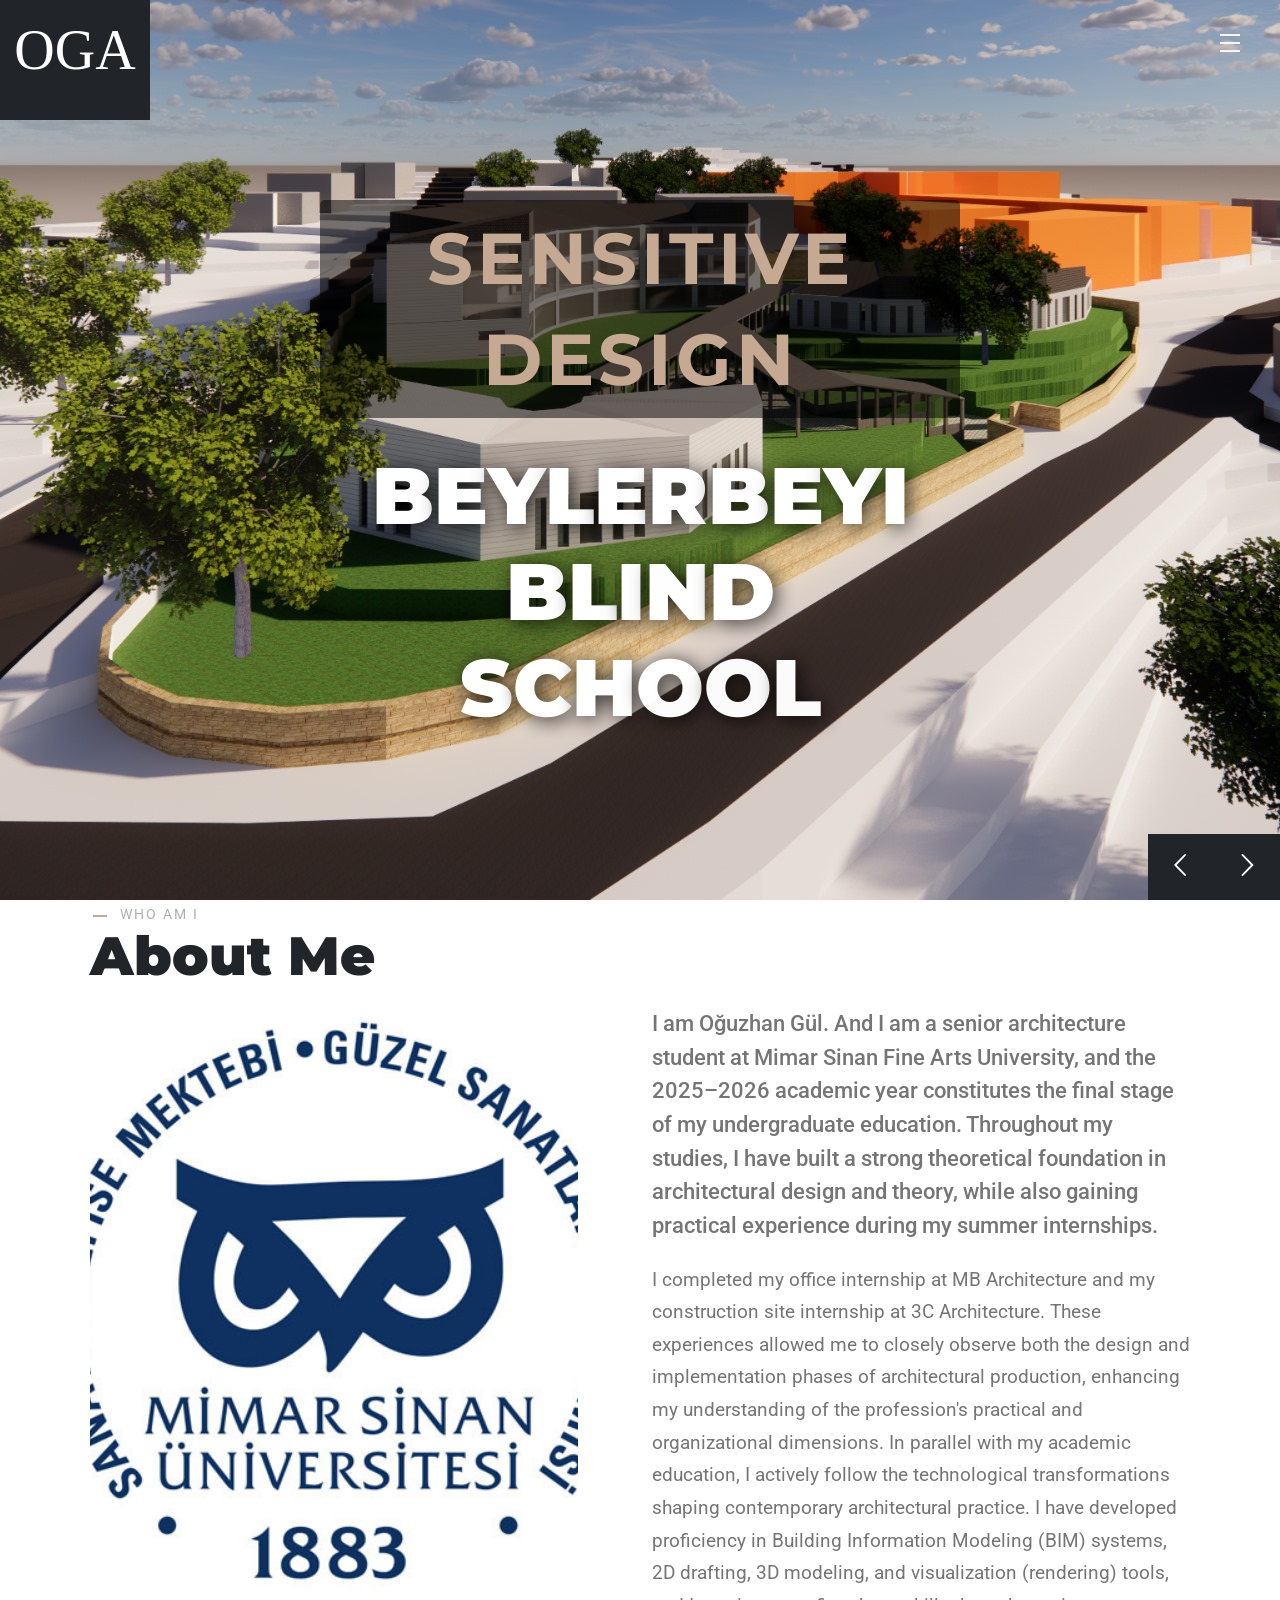
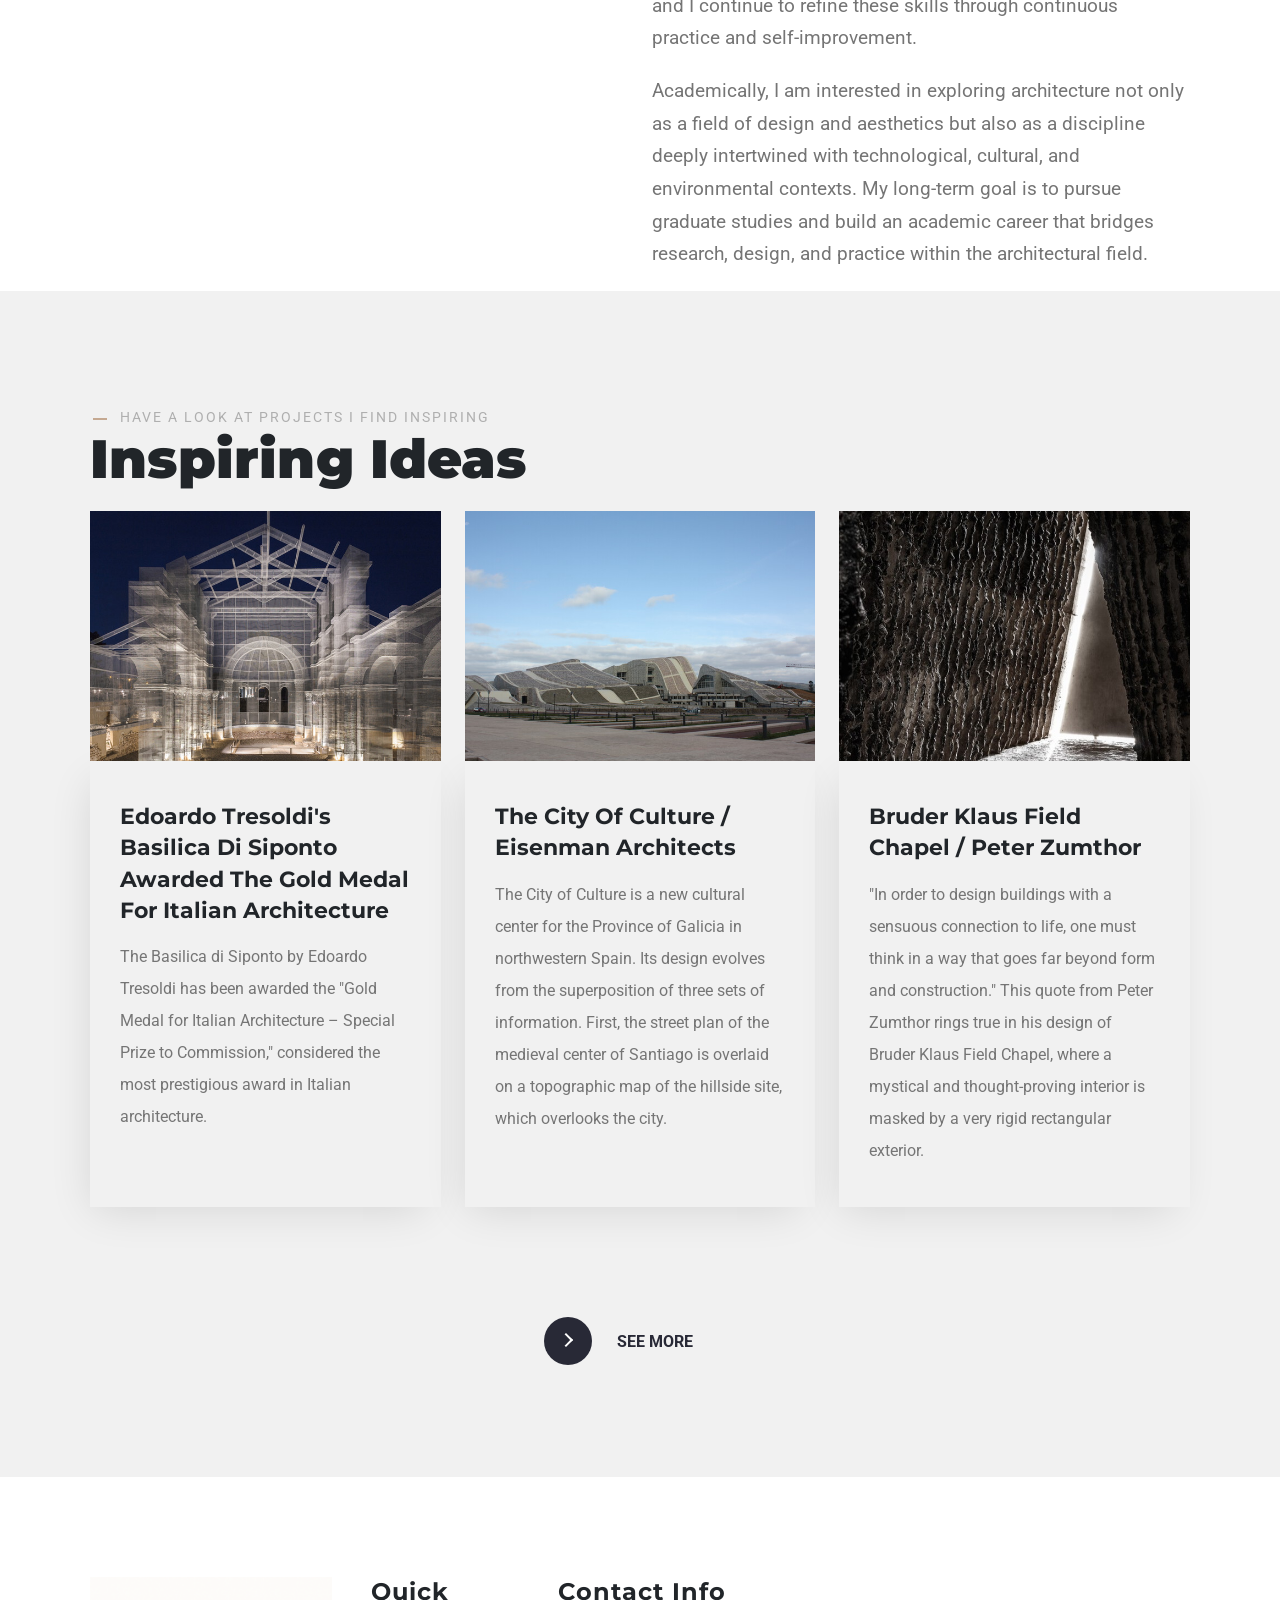
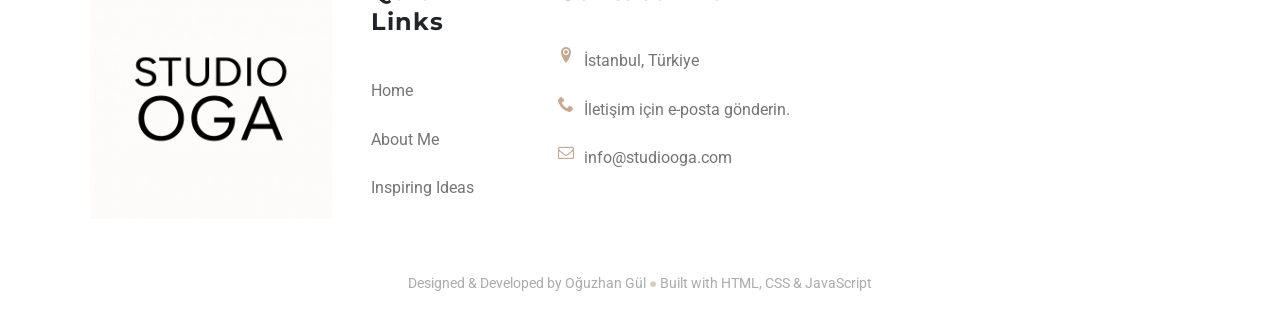
<file: index.html>
<!DOCTYPE html>
<html lang="en">

<head>
  <title>STUDIO OGA - Architecture Portfolio</title>
  <meta charset="utf-8">
  <meta http-equiv="X-UA-Compatible" content="IE=edge">
  <meta name="viewport" content="width=device-width, initial-scale=1.0">
  <meta name="format-detection" content="telephone=no">
  <meta name="apple-mobile-web-app-capable" content="yes">
  <meta name="author" content="Oğuzhan Gül - STUDIO OGA">
  <meta name="keywords" content="architecture, portfolio, Oğuzhan Gül, design, studio oga">
  <meta name="description" content="Personal architecture portfolio website by Oğuzhan Gül.">
  <link rel="stylesheet" href="icomoon/icomoon.css" type="text/css">
  <link rel="stylesheet" href="css/vendor.css" type="text/css">
  <link rel="stylesheet" href="https://cdn.jsdelivr.net/npm/bootstrap@5.3.1/dist/css/bootstrap.min.css"
    crossorigin="anonymous" integrity="sha384-4bw+/aepP/YC94hEpVNVgiZdgIC5+VKNBQNGCHeKRQN+PtmoHDEXuppvnDJzQIu9">
  <link rel="stylesheet" href="style.css" type="text/css">
  <link rel="preconnect" href="https://fonts.googleapis.com">
  <link rel="preconnect" href="https://fonts.gstatic.com" crossorigin>
  <link
    href="https://fonts.googleapis.com/css2?family=Montserrat:wght@900&family=Roboto:ital,wght@0,400;0,700;1,400;1,700&display=swap"
    rel="stylesheet">
</head>

<body>
  <div class="preloader"></div>

  <div class="nav nav-overlay">
    <div class="nav__content">
      <div class="container">
        <div class="row p-4 p-md-0 flex-column-reverse flex-md-row g-md-5 nav__block">
          <div class="col-md-5">
            <ul class="nav__list d-none d-md-block">
              <li class="nav__list-item active-nav"><a class="hover-target" href="#about">About Me</a></li>
              <li class="nav__list-item"><a class="hover-target" href="#inspiring-ideas">Inspiring Ideas</a></li>
            </ul>
          </div>
          <div class="col-md-4 text-white">
            <h3 class="text-white fw-bold nav__block-item">Contact info</h3>
            <p class="text-light nav__block-item">
              I am Oğuzhan GÜL. And I am a senior architecture student at Mimar Sinan Fine Arts University, and the
              2025–2026 academic year constitutes the final stage of my undergraduate education.
            </p>
            <ul class="list-unstyled text-light nav__block-item">
              <li class="menu-item"><i class="icon icon-location me-2"></i>İstanbul, Türkiye</li>
              <li class="menu-item"><i class="icon icon-phone me-2"></i>İletişim için e-posta gönderin.</li>
              <li class="menu-item"><i class="icon icon-envelope-o me-2"></i>info@studiooga.com</li>
            </ul>
          </div>
          <div class="col-md-3 text-white">
            <h3 class="text-white fw-bold nav__block-item">Pages</h3>
            <ul class="list-unstyled nav__block-item">
              <li><a class="text-white" href="#about">About Me</a></li>
              <li><a class="text-white" href="#inspiring-ideas">Inspiring Ideas</a></li>
            </ul>
          </div>
        </div>
      </div>
    </div>
  </div>

  <div class="main-logo">
    <a>OGA</a>
    <div class="back-to-top">
      <div class="arrow-up"></div>
    </div>
  </div>

  <div class="side-nav-bar">
    <input id="menu-toggle" type="checkbox">
    <label class="menu-btn" for="menu-toggle"><span></span></label>
  </div>

  <section id="intro" class="scrollspy-section">
    <div class="main-slider">
      <div class="slider-item jarallax" data-speed="0.2">
        <a href="project-1.html" class="slider-link">
          <img class="jarallax-img" src="images/main-banner1.jpg" alt="Beylerbeyi Blind School">
          <div class="banner-content">
            <h2 class="banner-title txt-fx">sensitive design</h2>
            <div class="btn-wrap">
              <h3 class="banner-title txt-fx">Beylerbeyi Blind School</h3>
            </div>
          </div>
        </a>
      </div>

      <div class="slider-item jarallax" data-speed="0.2">
        <a href="project-2.html" class="slider-link">
          <img class="jarallax-img" src="images/project-2.1.jpeg" alt="Kadıköy Photograph Studio">
          <div class="banner-content">
            <h2 class="banner-title txt-fx">futuristic design</h2>
            <div class="btn-wrap">
              <h3 class="banner-title txt-fx">Kadıköy Photograph Studio</h3>
            </div>
          </div>
        </a>
      </div>

      <div class="slider-item jarallax" data-speed="0.2">
        <a href="project-3.html" class="slider-link">
          <img class="jarallax-img" src="images/main-banner3.jpg" alt="Vatan Apt. Tv Unit">
          <div class="banner-content">
            <h2 class="banner-title txt-fx">Modern Interior</h2>
            <div class="btn-wrap">
              <h3 class="banner-title txt-fx">Vatan Apt. Tv Unit</h3>
            </div>
          </div>
        </a>
      </div>
    </div>

    <div class="button-container">
      <button class="prev slick-arrow" aria-label="Previous slide"><i class="icon icon-chevron-thin-left"></i></button>
      <button class="next slick-arrow" aria-label="Next slide"><i class="icon icon-chevron-thin-right"></i></button>
    </div>
  </section>

  <section id="about" class="container">
    <div class="row">
      <div class="col-md-12">
        <div class="section-header">
          <div class="title"><span>who am i</span></div>
          <h2 class="section-title">About Me</h2>
        </div>
      </div>
    </div>

    <div class="row">
      <div class="col-md-6">
        <figure class="jarallax-keep-img">
          <img class="jarallax-img single-image" src="images/singleimage.jpg" alt="Oğuzhan Gül - Architecture Student">
        </figure>
      </div>
      <div class="col-md-6 description text-lead">
        <p><strong>
            I am Oğuzhan Gül.
            And I am a senior architecture student at Mimar Sinan Fine Arts University, and the
            2025–2026 academic year constitutes the final stage of my undergraduate education.
            Throughout my studies, I have built a strong theoretical foundation in architectural design
            and theory, while also gaining practical experience during my summer internships.
          </strong></p>
        <p>
          I completed my office internship at MB Architecture and my construction site internship at 3C Architecture.
          These experiences allowed me to closely observe both the design and implementation phases of architectural
          production,
          enhancing my understanding of the profession's practical and organizational dimensions.
          In parallel with my academic education, I actively follow the technological transformations shaping
          contemporary architectural practice.
          I have developed proficiency in Building Information Modeling (BIM) systems, 2D drafting, 3D modeling, and
          visualization (rendering) tools, and I continue to refine these skills through continuous practice and
          self-improvement.
        </p>
        <p>
          Academically, I am interested in exploring architecture not only as a field of design and
          aesthetics but also as a discipline deeply intertwined with technological, cultural, and environmental
          contexts.
          My long-term goal is to pursue graduate studies and build an academic career that bridges research, design,
          and practice within the architectural field.
        </p>
      </div>
    </div>
  </section>

  <section id="inspiring-ideas" class="scrollspy-section bg-grey padding-large">
    <div class="container">
      <div class="row">
        <div class="col">
          <div class="section-header">
            <div class="title"><span>Have a look at projects I find inspiring</span></div>
            <h2 class="section-title">Inspiring Ideas</h2>
          </div>
        </div>
      </div>

      <div class="row">
        <div class="col-md-12">
          <div class="post-grid">
            <div class="row">
              <div class="col-md-4">
                <article class="post-item">
                  <figure>
                    <a class="image-hvr-effect"
                      href="https://www.archdaily.com/903999/edoardo-tresoldis-basilica-di-siponto-awarded-the-gold-medal-for-italian-architecture"
                      target="_blank" rel="noopener noreferrer">
                      <img class="post-image" src="images/postimg1.jpg" alt="Basilica di Siponto by Edoardo Tresoldi">
                    </a>
                  </figure>
                  <div class="post-content">
                    <h3 class="post-title"><a
                        href="https://www.archdaily.com/903999/edoardo-tresoldis-basilica-di-siponto-awarded-the-gold-medal-for-italian-architecture"
                        target="_blank" rel="noopener noreferrer">Edoardo Tresoldi's Basilica di Siponto awarded the
                        Gold Medal for
                        Italian Architecture</a></h3>
                    <p>
                      The Basilica di Siponto by Edoardo Tresoldi has been awarded the "Gold Medal for Italian
                      Architecture – Special Prize to Commission," considered the most prestigious award in
                      Italian architecture.
                    </p>
                  </div>
                </article>
              </div>

              <div class="col-md-4">
                <article class="post-item">
                  <figure>
                    <a class="image-hvr-effect"
                      href="https://www.archdaily.com/141238/the-city-of-culture-eisenman-architects" target="_blank"
                      rel="noopener noreferrer">
                      <img class="post-image" src="images/postimg2.jpg" alt="City of Culture by Eisenman Architects">
                    </a>
                  </figure>
                  <div class="post-content">
                    <h3 class="post-title">
                      <a href="https://www.archdaily.com/141238/the-city-of-culture-eisenman-architects" target="_blank"
                        rel="noopener noreferrer">The City of Culture / Eisenman Architects</a>
                    </h3>
                    <p>
                      The City of Culture is a new cultural center for the Province of Galicia in northwestern Spain.
                      Its design evolves from the superposition of three sets of information. First, the street plan of
                      the medieval center of Santiago is overlaid on a topographic map of the hillside site, which
                      overlooks the city.
                    </p>
                  </div>
                </article>
              </div>

              <div class="col-md-4">
                <article class="post-item">
                  <figure>
                    <a class="image-hvr-effect"
                      href="https://www.archdaily.com/106352/bruder-klaus-field-chapel-peter-zumthor" target="_blank"
                      rel="noopener noreferrer">
                      <img class="post-image" src="images/postimg3.jpg"
                        alt="Bruder Klaus Field Chapel by Peter Zumthor">
                    </a>
                  </figure>
                  <div class="post-content">
                    <h3 class="post-title"><a
                        href="https://www.archdaily.com/106352/bruder-klaus-field-chapel-peter-zumthor" target="_blank"
                        rel="noopener noreferrer">Bruder Klaus Field Chapel / Peter Zumthor</a></h3>
                    <p>
                      "In order to design buildings with a sensuous connection to life, one must think in a way
                      that goes far beyond form and construction." This quote from Peter Zumthor rings true in his
                      design of Bruder Klaus Field Chapel, where a mystical and thought-proving interior is masked by a
                      very rigid rectangular exterior.
                    </p>
                  </div>
                </article>
              </div>

              <div class="col-md-4 hidden-post">
                <article class="post-item">
                  <figure>
                    <a class="image-hvr-effect"
                      href="https://www.archdaily.com/960823/santa-cruz-library-andrade-morettin-arquitetos-associados"
                      target="_blank" rel="noopener noreferrer">
                      <img class="post-image" src="images/postimg4.jpg" alt="Santa Cruz Library">
                    </a>
                  </figure>
                  <div class="post-content">
                    <h3 class="post-title"><a
                        href="https://www.archdaily.com/960823/santa-cruz-library-andrade-morettin-arquitetos-associados"
                        target="_blank" rel="noopener noreferrer">Santa Cruz Library / Andrade Morettin Arquitetos
                        Associados</a>
                    </h3>
                    <p>
                      The contest of a new library of Colégio Santa Cruz,
                      one of the important traditional schools of São Paulo, emerged throughout the process of campus
                      modernization and restructuring, with the aim of free areas integration.
                    </p>
                  </div>
                </article>
              </div>

              <div class="col-md-4 hidden-post">
                <article class="post-item">
                  <figure>
                    <a class="image-hvr-effect"
                      href="https://www.archdaily.com/904082/reigate-grammar-school-walters-and-cohen-architects"
                      target="_blank" rel="noopener noreferrer">
                      <img class="post-image" src="images/postimg5.jpg" alt="Reigate Grammar School">
                    </a>
                  </figure>
                  <div class="post-content">
                    <h3 class="post-title"><a
                        href="https://www.archdaily.com/904082/reigate-grammar-school-walters-and-cohen-architects"
                        target="_blank" rel="noopener noreferrer">Reigate Grammar School / Walters & Cohen
                        Architects</a>
                    </h3>
                    <p>
                      A new, competition winning building at Reigate
                      Grammar School, designed by London-based firm, Walters & Cohen Architects, has been
                      opened.
                    </p>
                  </div>
                </article>
              </div>

              <div class="col-md-4 hidden-post">
                <article class="post-item">
                  <figure>
                    <a class="image-hvr-effect"
                      href="https://www.archdaily.com/916067/viettel-academy-educational-center-vtn-architects"
                      target="_blank" rel="noopener noreferrer">
                      <img class="post-image" src="images/postimg6.jpg" alt="Viettel Academy Educational Center">
                    </a>
                  </figure>
                  <div class="post-content">
                    <h3 class="post-title"><a
                        href="https://www.archdaily.com/916067/viettel-academy-educational-center-vtn-architects"
                        target="_blank" rel="noopener noreferrer">Viettel Academy Educational Center / VTN
                        Architects</a> </h3>
                    <p>
                      Viettel Academy Educational Center is located in a
                      Training Center Campus at Hoa Lac Hi-Tech Park, which is 30 km away from Hanoi. It has a cooling
                      microclimate as it is surrounded by beautiful landscape, lakes and abundant green space.
                    </p>
                  </div>
                </article>
              </div>

              <div class="col-md-4 hidden-post">
                <article class="post-item">
                  <figure>
                    <a class="image-hvr-effect"
                      href="https://www.archdaily.com/787924/a-new-landscape-by-penda-fuses-indian-stepwells-and-water-mazes?ad_medium=gallery"
                      target="_blank" rel="noopener noreferrer">
                      <img class="post-image" src="images/postimg7.jpg" alt="Magic Breeze Landscape by penda">
                    </a>
                  </figure>
                  <div class="post-content">
                    <h3 class="post-title"><a
                        href="https://www.archdaily.com/787924/a-new-landscape-by-penda-fuses-indian-stepwells-and-water-mazes?ad_medium=gallery"
                        target="_blank" rel="noopener noreferrer">Magic Breeze Landscape / penda</a></h3>
                    <p>
                      Penda has designed a landscape for Hyderabad, India, inspired by the country's stepwells and water
                      mazes. When completed, the 8,000 square meter (85,000 square foot) Magic Breeze Landscape will
                      serve 145 apartments in a development by Pooja Crafted Homes.
                    </p>
                  </div>
                </article>
              </div>

              <div class="col-md-4 hidden-post">
                <article class="post-item">
                  <figure>
                    <a class="image-hvr-effect"
                      href="https://www.archdaily.com/1011819/erlebnis-hus-visitors-meeting-point-holzer-kobler?ad_medium=office-landing&ad_name=featured-image"
                      target="_blank" rel="noopener noreferrer">
                      <img class="post-image" src="images/postimg8.jpg" alt="Erlebnis-Hus Visitors Meeting Point">
                    </a>
                  </figure>
                  <div class="post-content">
                    <h3 class="post-title"><a
                        href="https://www.archdaily.com/1011819/erlebnis-hus-visitors-meeting-point-holzer-kobler?ad_medium=office-landing&ad_name=featured-image"
                        target="_blank" rel="noopener noreferrer">Erlebnis-Hus / Holzer Kobler</a></h3>
                    <p>
                      The new Erlebnis-Hus in St. Peter-Ording marks the culmination of the expanded beach promenade as
                      part of a landscape project that emerged from a competition win in collaboration with the
                      landscape architects Uniola.
                    </p>
                  </div>
                </article>
              </div>

              <div class="col-md-4 hidden-post">
                <article class="post-item">
                  <figure>
                    <a class="image-hvr-effect" href="https://www.archdaily.com/1008247/gea-house-studio-am11"
                      target="_blank" rel="noopener noreferrer">
                      <img class="post-image" src="images/postimg9.jpg" alt="Gea House by Studio AM11">
                    </a>
                  </figure>
                  <div class="post-content">
                    <h3 class="post-title"><a href="https://www.archdaily.com/1008247/gea-house-studio-am11"
                        target="_blank" rel="noopener noreferrer">Gea House / Studio AM11</a></h3>
                    <p>
                      The feeling of flying and floating in the air is incredibly magical! The project is located at the
                      base of Cerro de la Silla, in the municipality of Monterrey, Nuevo León. The property covers an
                      area of 900 square meters and boasts a 430-square-meter construction, where the city's hustle and
                      bustle successfully disconnects to create a space radiating peace and harmony with its
                      surroundings.
                    </p>
                  </div>
                </article>
              </div>
            </div>
          </div>
        </div>
      </div>
    </div>
    <div class="button">
      <button class="see-more" aria-label="See more projects">
        <span class="circle" aria-hidden="true">
          <span class="icon arrow"></span>
        </span>
        <span class="button-text">see More</span>
      </button>
    </div>
  </section>

  <footer id="footer">
    <div class="container">
      <div class="row">
        <div class="col-md-3">
          <div class="footer-menu menu-item-01">
            <img class="footer-logo" src="images/logo.png" alt="Studio OGA Logo">
          </div>
        </div>
        <div class="col-md-2">
          <div class="footer-menu menu-item-02">
            <h5>quick links</h5>
            <ul class="menu-list">
              <li class="menu-item"><a href="#intro">home</a></li>
              <li class="menu-item"><a href="#about">about me</a></li>
              <li class="menu-item"><a href="#inspiring-ideas">Inspiring Ideas</a></li>
            </ul>
          </div>
        </div>
        <div class="col-md-4">
          <div class="footer-menu menu-item-03">
            <h5>contact info</h5>
            <ul class="menu-list">
              <li class="menu-item"><i class="icon icon-location2"></i>İstanbul, Türkiye</li>
              <li class="menu-item"><i class="icon icon-phone"></i>İletişim için e-posta gönderin.</li>
              <li class="menu-item"><i class="icon icon-envelope-o"></i>info@studiooga.com</li>
            </ul>
          </div>
        </div>
      </div>
    </div>
    <div style="text-align: center; padding: 20px; opacity: 0.6;">
      <small>
        Designed & Developed by Oğuzhan Gül
        <span style="color: #C5A992;">●</span>
        Built with HTML, CSS & JavaScript
      </small>
    </div>
  </footer>

  <script src="js/jquery-1.11.0.min.js"></script>
  <script src="https://cdn.jsdelivr.net/npm/bootstrap@5.3.1/dist/js/bootstrap.bundle.min.js" crossorigin="anonymous"
    integrity="sha384-HwwvtgBNo3bZJJLYd8oVXjrBZt8cqVSpeBNS5n7C8IVInixGAoxmnlMuBnhbgrkm"></script>
  <script src="js/plugins.js"></script>
  <script src="js/script.js"></script>
</body>

</html>
</file>
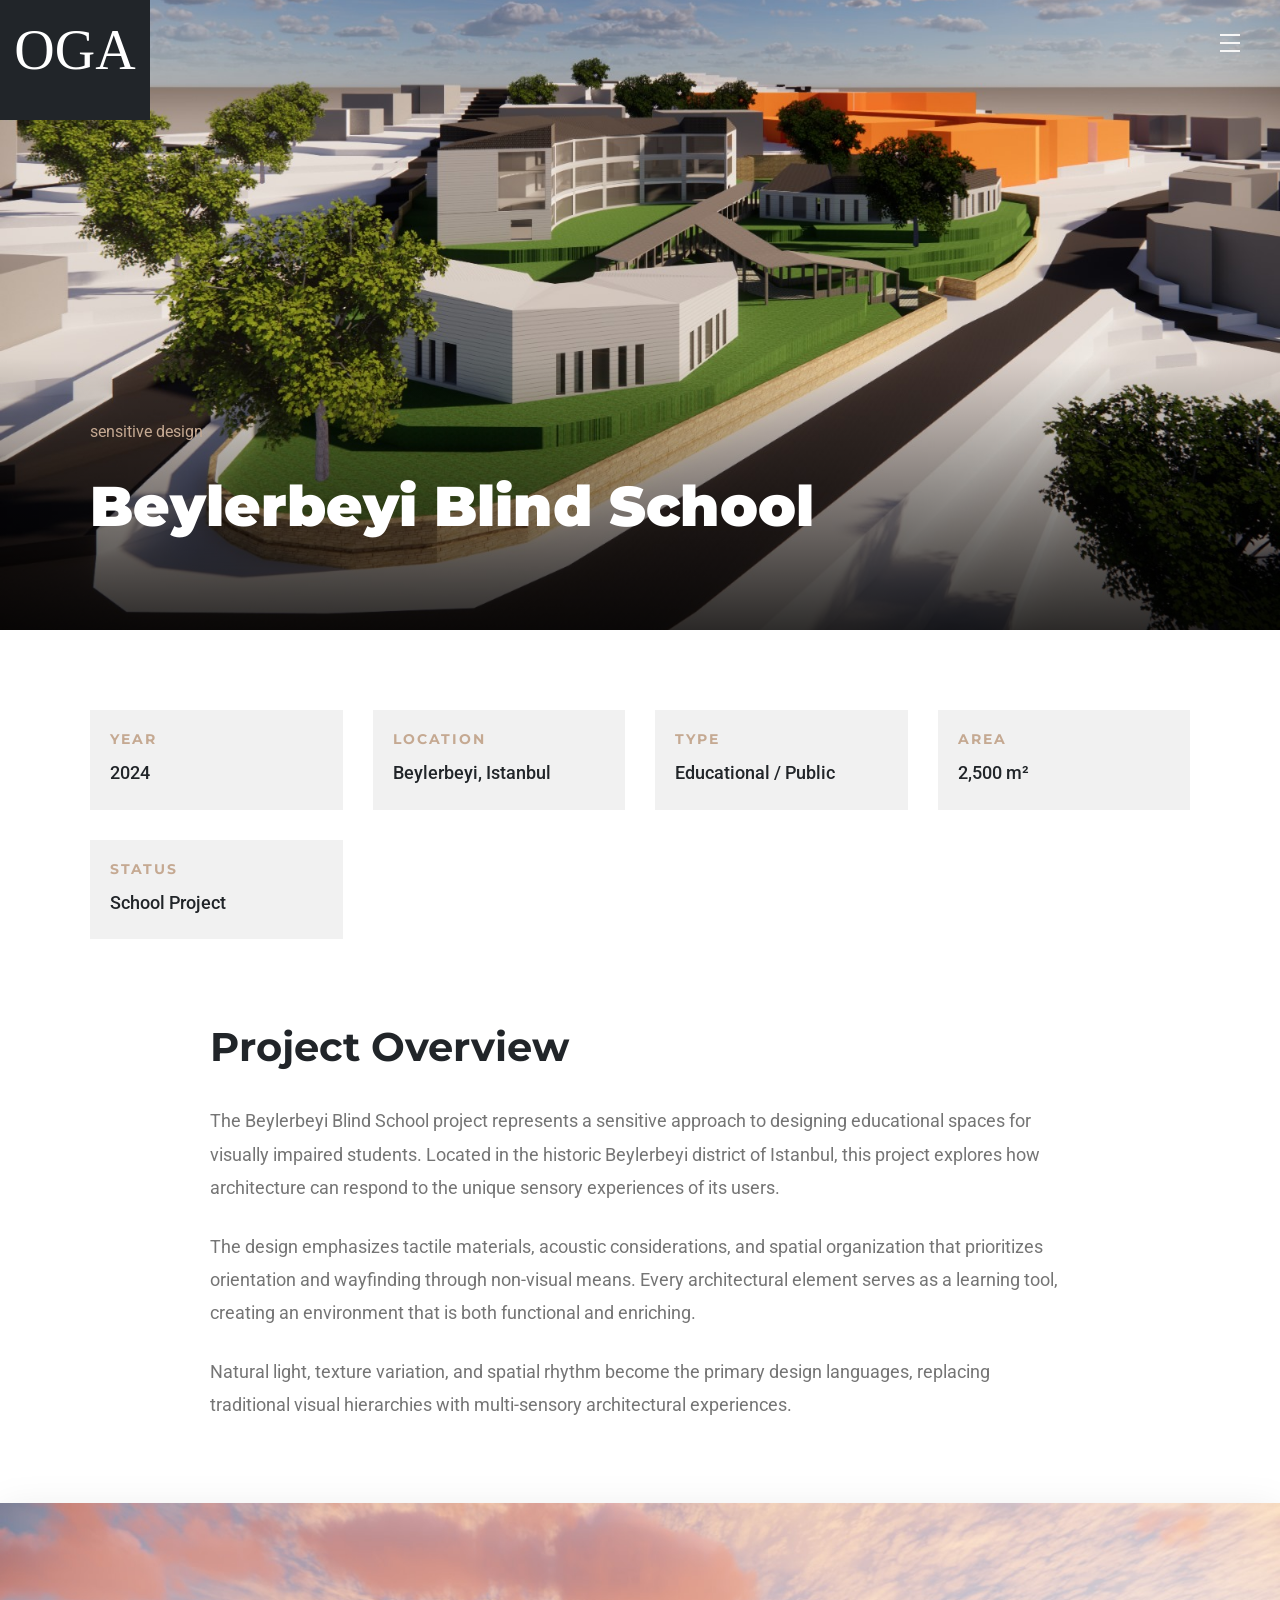
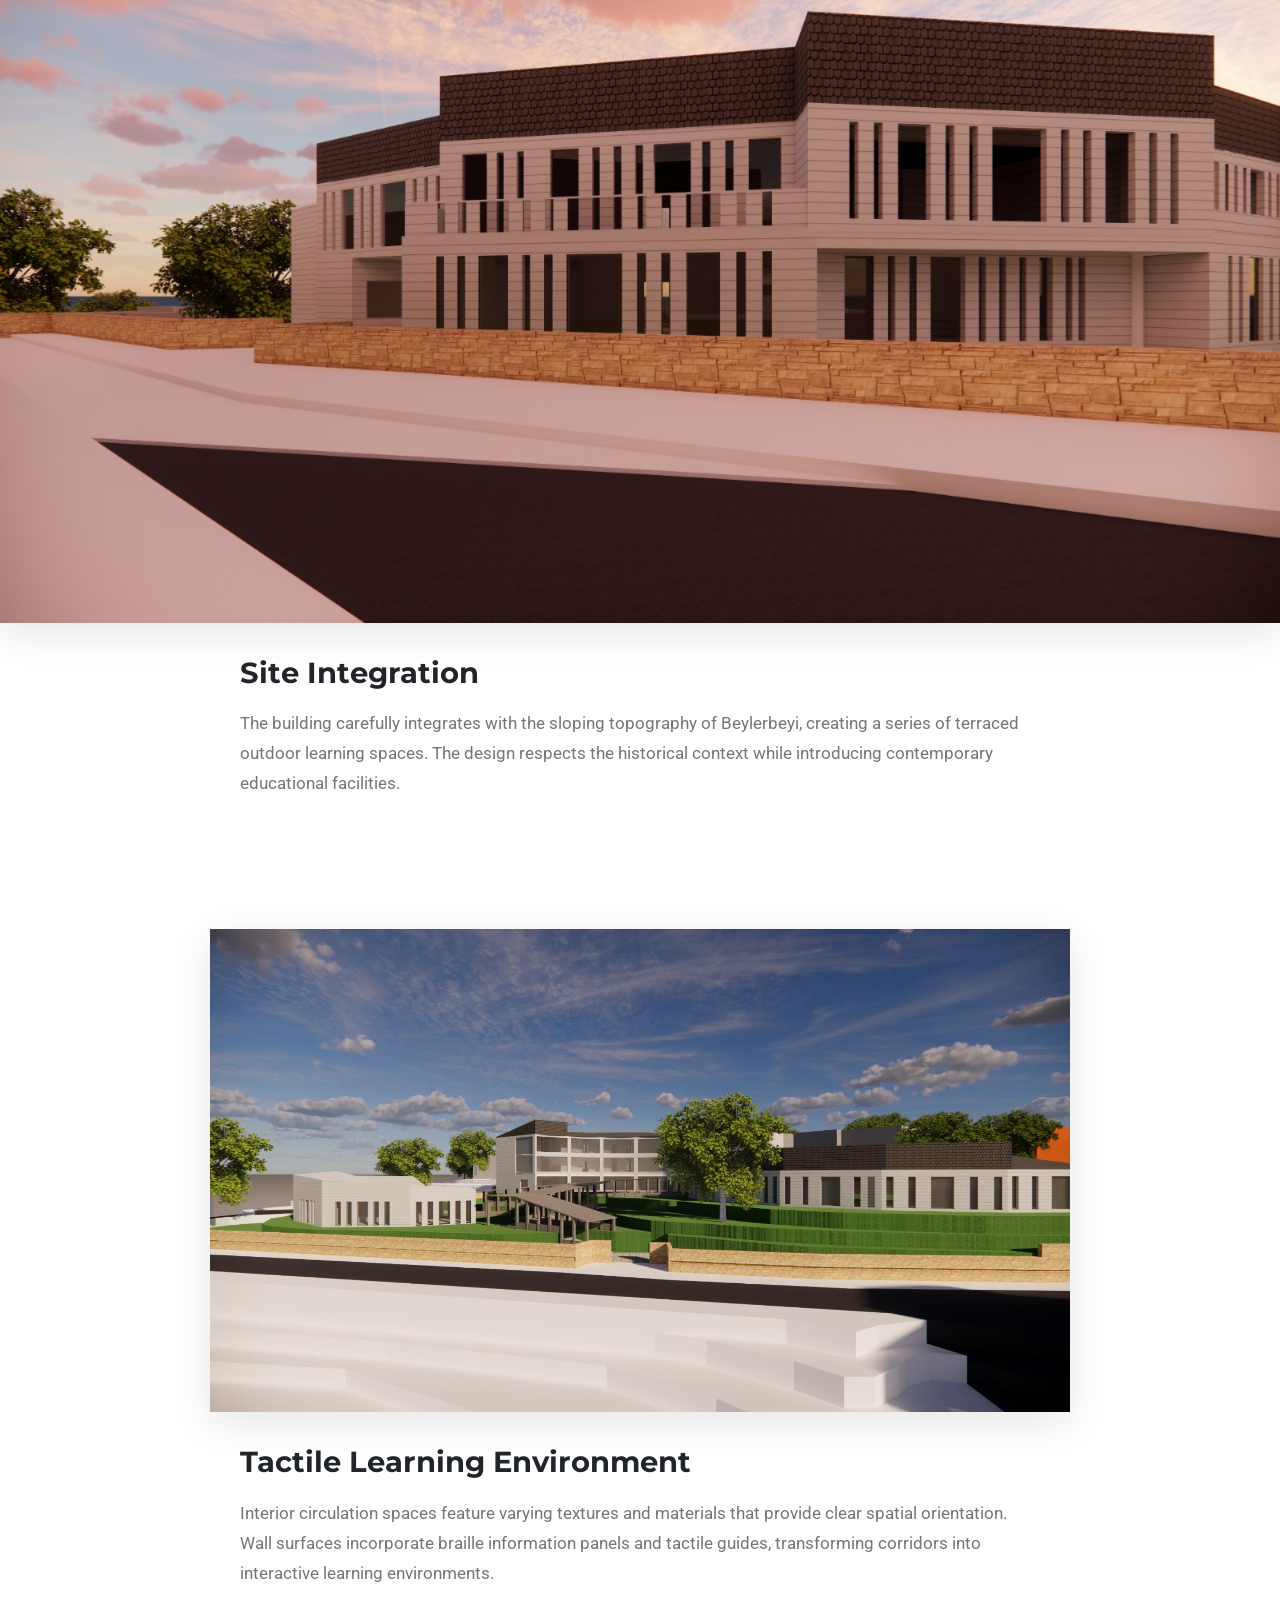
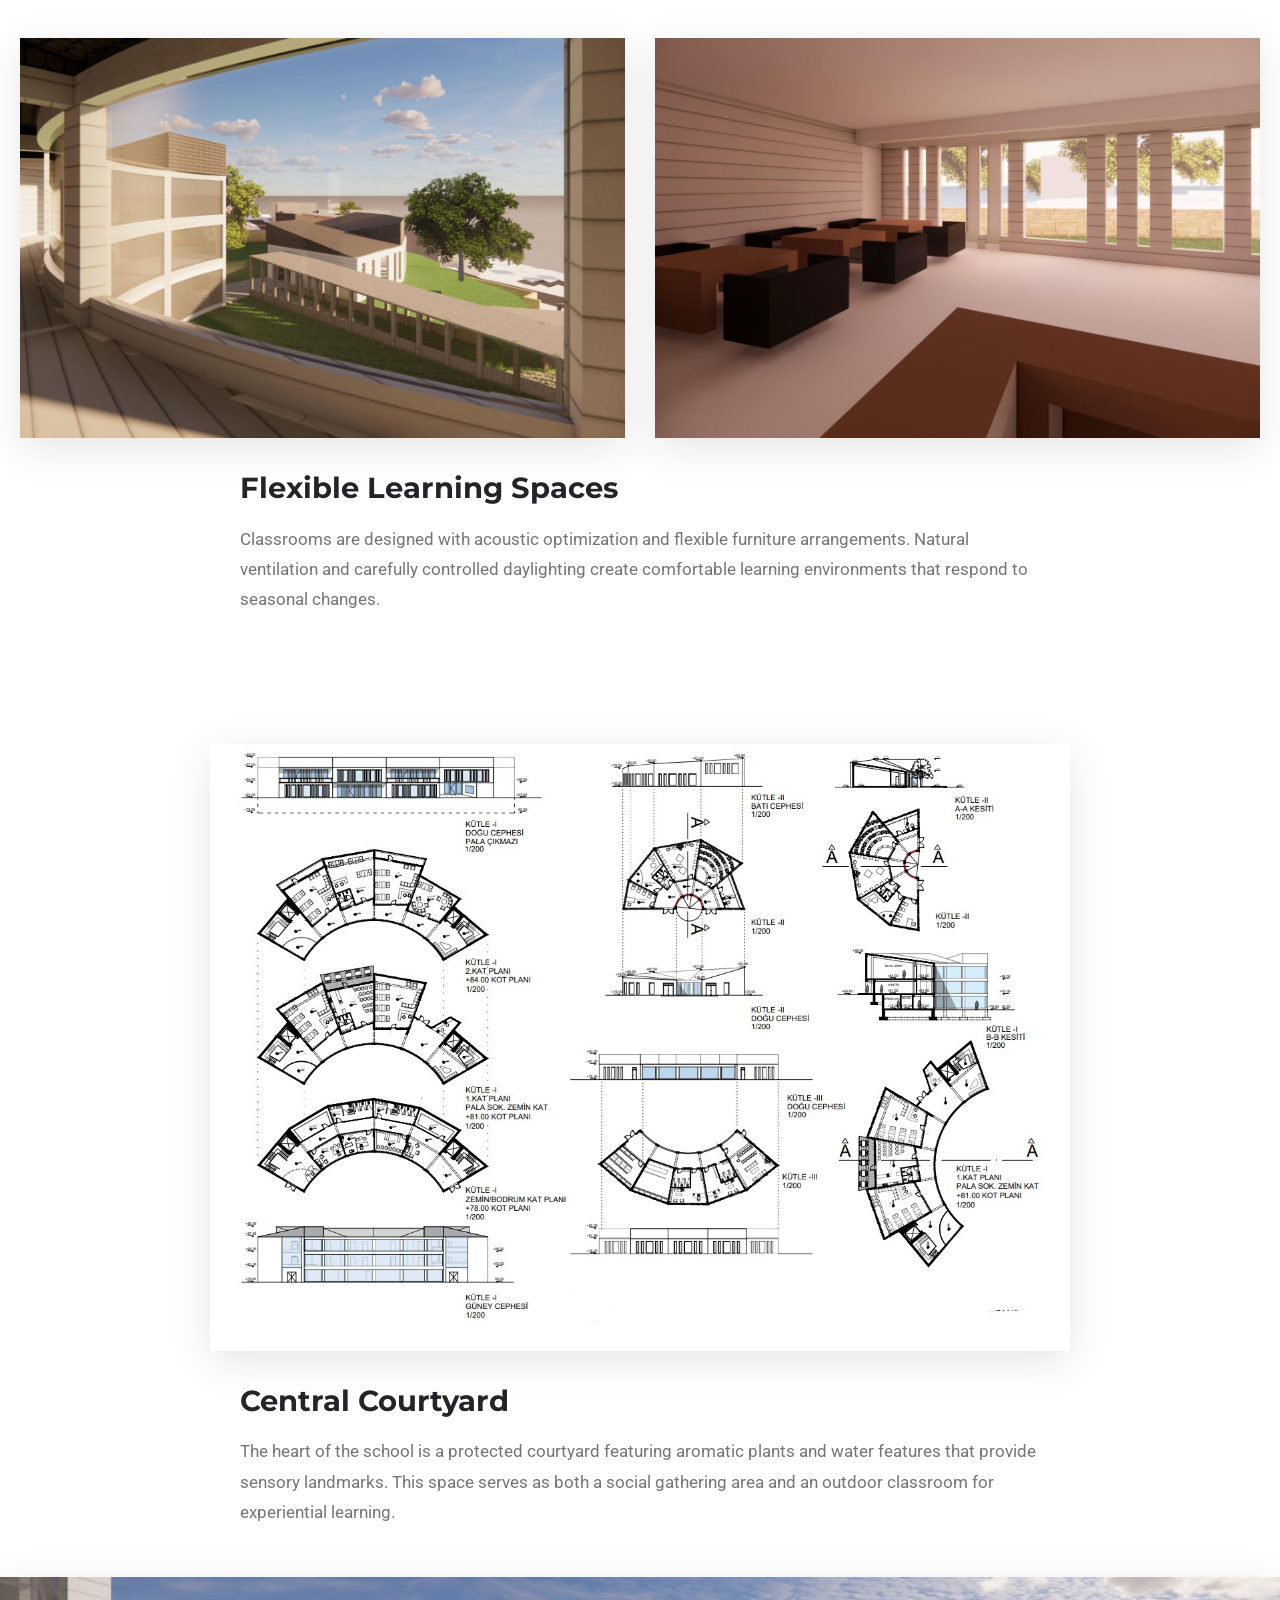
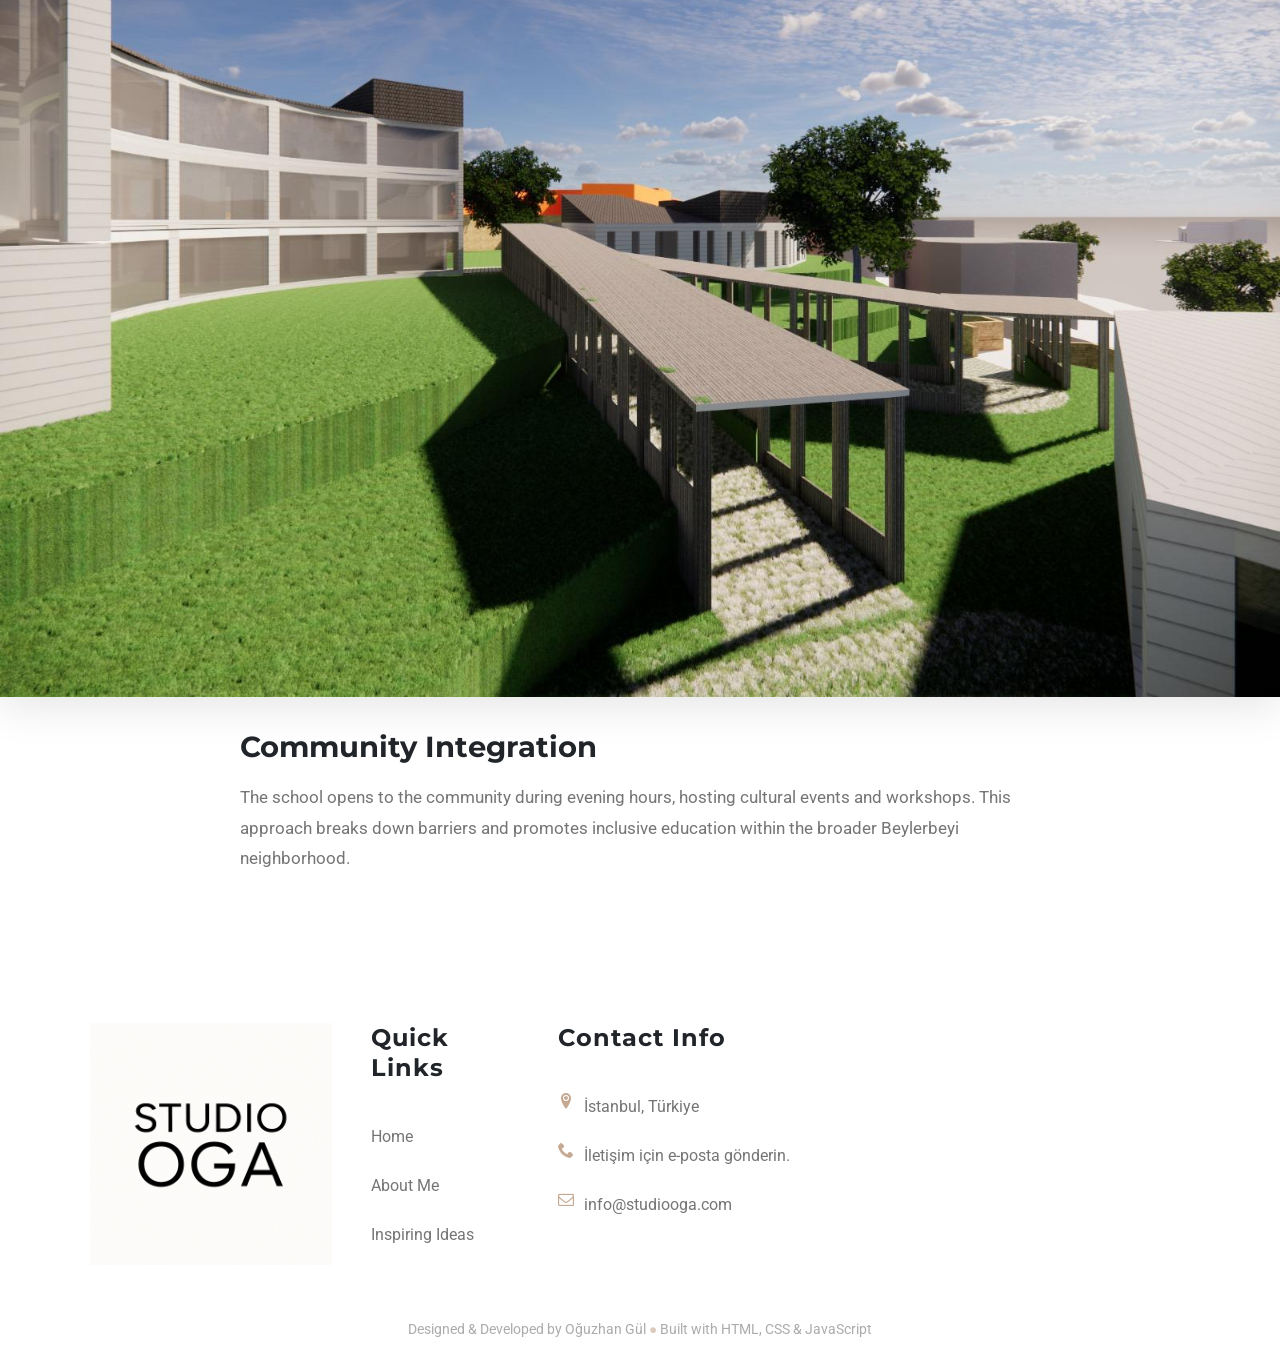
<file: project-1.html>
<!DOCTYPE html>
<html lang="en">

<head>
    <title>Beylerbeyi Blind School - STUDIO OGA</title>
    <meta charset="utf-8">
    <meta http-equiv="X-UA-Compatible" content="IE=edge">
    <meta name="viewport" content="width=device-width, initial-scale=1.0">
    <meta name="format-detection" content="telephone=no">
    <meta name="apple-mobile-web-app-capable" content="yes">
    <meta name="author" content="Oğuzhan Gül - STUDIO OGA">
    <meta name="keywords" content="architecture, portfolio, Oğuzhan Gül, design, studio oga">
    <meta name="description" content="Beylerbeyi Blind School - Sensitive Design Project">
    <link rel="stylesheet" href="icomoon/icomoon.css" type="text/css">
    <link rel="stylesheet" href="css/vendor.css" type="text/css">
    <link rel="stylesheet" href="https://cdn.jsdelivr.net/npm/bootstrap@5.3.1/dist/css/bootstrap.min.css"
        crossorigin="anonymous" integrity="sha384-4bw+/aepP/YC94hEpVNVgiZdgIC5+VKNBQNGCHeKRQN+PtmoHDEXuppvnDJzQIu9">
    <link rel="stylesheet" href="style.css" type="text/css">
    <link rel="preconnect" href="https://fonts.googleapis.com">
    <link rel="preconnect" href="https://fonts.gstatic.com" crossorigin>
    <link
        href="https://fonts.googleapis.com/css2?family=Montserrat:wght@900&family=Roboto:ital,wght@0,400;0,700;1,400;1,700&display=swap"
        rel="stylesheet">
</head>

<body class="project-page">
    <div class="preloader"></div>

    <div class="nav nav-overlay">
        <div class="nav__content">
            <div class="container">
                <div class="row p-4 p-md-0 flex-column-reverse flex-md-row g-md-5 nav__block">
                    <div class="col-md-5">
                        <ul class="nav__list d-none d-md-block">
                            <li class="nav__list-item"><a class="hover-target" href="index.html">Home</a></li>
                            <li class="nav__list-item"><a class="hover-target" href="index.html#about">About Me</a></li>
                            <li class="nav__list-item"><a class="hover-target"
                                    href="index.html#inspiring-ideas">Inspiring Ideas</a></li>
                        </ul>
                    </div>
                    <div class="col-md-4 text-white">
                        <h3 class="text-white fw-bold nav__block-item">Contact info</h3>
                        <p class="text-light nav__block-item">
                            I am Oğuzhan GÜL. And I am a senior architecture student at Mimar Sinan Fine Arts
                            University.
                        </p>
                        <ul class="list-unstyled text-light nav__block-item">
                            <li class="menu-item"><i class="icon icon-location me-2"></i>İstanbul, Türkiye</li>
                            <li class="menu-item"><i class="icon icon-phone me-2"></i>İletişim için e-posta gönderin.
                            </li>
                            <li class="menu-item"><i class="icon icon-envelope-o me-2"></i>info@studiooga.com</li>
                        </ul>
                    </div>
                    <div class="col-md-3 text-white">
                        <h3 class="text-white fw-bold nav__block-item">Pages</h3>
                        <ul class="list-unstyled nav__block-item">
                            <li><a class="text-white" href="index.html">Home</a></li>
                            <li><a class="text-white" href="index.html#about">About Me</a></li>
                            <li><a class="text-white" href="index.html#inspiring-ideas">Inspiring Ideas</a></li>
                        </ul>
                    </div>
                </div>
            </div>
        </div>
    </div>

    <div class="main-logo">
        <a>OGA</a>
        <div class="back-to-top">
            <div class="arrow-up"></div>
        </div>
    </div>

    <div class="side-nav-bar">
        <input id="menu-toggle" type="checkbox">
        <label class="menu-btn" for="menu-toggle"><span></span></label>
    </div>

    <!-- Project Hero -->
    <section class="project-hero">
        <img src="images/main-banner1.jpg" alt="Beylerbeyi Blind School">
        <div class="project-hero-overlay">
            <div class="container">
                <div class="row">
                    <div class="col-md-8">
                        <div class="title"><span style="color: var(--accent-color);">sensitive design</span></div>
                        <h1 style="color: #fff; font-size: 3.5em; font-weight: 900; margin-top: 20px;">Beylerbeyi Blind
                            School</h1>
                    </div>
                </div>
            </div>
        </div>
    </section>

    <!-- Project Info -->
    <section class="container" style="margin-top: 80px;">
        <div class="project-info-grid">
            <div class="info-item">
                <h5>Year</h5>
                <p>2024</p>
            </div>
            <div class="info-item">
                <h5>Location</h5>
                <p>Beylerbeyi, Istanbul</p>
            </div>
            <div class="info-item">
                <h5>Type</h5>
                <p>Educational / Public</p>
            </div>
            <div class="info-item">
                <h5>Area</h5>
                <p>2,500 m²</p>
            </div>
            <div class="info-item">
                <h5>Status</h5>
                <p>School Project</p>
            </div>
        </div>
    </section>

    <!-- Project Description -->
    <section class="project-description">
        <h2>Project Overview</h2>
        <p>
            The Beylerbeyi Blind School project represents a sensitive approach to designing educational spaces for
            visually impaired students. Located in the historic Beylerbeyi district of Istanbul, this project
            explores how architecture can respond to the unique sensory experiences of its users.
        </p>
        <p>
            The design emphasizes tactile materials, acoustic considerations, and spatial organization that
            prioritizes orientation and wayfinding through non-visual means. Every architectural element serves
            as a learning tool, creating an environment that is both functional and enriching.
        </p>
        <p>
            Natural light, texture variation, and spatial rhythm become the primary design languages,
            replacing traditional visual hierarchies with multi-sensory architectural experiences.
        </p>
    </section>

    <!-- Project Gallery -->
    <section class="project-gallery">

        <!-- Gallery Item 1 - Full Width -->
        <div class="gallery-item full-width-image">
            <img src="images/project-1.1.jpeg" alt="Exterior View">
            <div class="gallery-caption">
                <h3>Site Integration</h3>
                <p>
                    The building carefully integrates with the sloping topography of Beylerbeyi, creating a series
                    of terraced outdoor learning spaces. The design respects the historical context while introducing
                    contemporary educational facilities.
                </p>
            </div>
        </div>

        <!-- Gallery Item 2 - Contained -->
        <div class="gallery-item contained-image">
            <img src="images/project-1.2.jpeg" alt="Interior Corridor">
            <div class="gallery-caption">
                <h3>Tactile Learning Environment</h3>
                <p>
                    Interior circulation spaces feature varying textures and materials that provide clear spatial
                    orientation. Wall surfaces incorporate braille information panels and tactile guides, transforming
                    corridors into interactive learning environments.
                </p>
            </div>
        </div>

        <!-- Gallery Item 3 - Two Columns -->
        <div class="gallery-item">
            <div class="two-column-images">
                <img src="images/project-1.3.jpeg" alt="Classroom Detail">
                <img src="images/project-1.4.jpeg" alt="Study Area">
            </div>
            <div class="gallery-caption">
                <h3>Flexible Learning Spaces</h3>
                <p>
                    Classrooms are designed with acoustic optimization and flexible furniture arrangements.
                    Natural ventilation and carefully controlled daylighting create comfortable learning environments
                    that respond to seasonal changes.
                </p>
            </div>
        </div>

        <!-- Gallery Item 4 - Contained -->
        <div class="gallery-item contained-image">
            <img src="images/project-1-6.jpg" alt="Central Courtyard">
            <div class="gallery-caption">
                <h3>Central Courtyard</h3>
                <p>
                    The heart of the school is a protected courtyard featuring aromatic plants and water features
                    that provide sensory landmarks. This space serves as both a social gathering area and an
                    outdoor classroom for experiential learning.
                </p>
            </div>
        </div>

        <!-- Gallery Item 5 - Full Width -->
        <div class="gallery-item full-width-image">
            <img src="images/project-1.5.jpeg" alt="Night View">
            <div class="gallery-caption">
                <h3>Community Integration</h3>
                <p>
                    The school opens to the community during evening hours, hosting cultural events and workshops.
                    This approach breaks down barriers and promotes inclusive education within the broader Beylerbeyi
                    neighborhood.
                </p>
            </div>
        </div>

    </section>

    <footer id="footer">
        <div class="container">
            <div class="row">
                <div class="col-md-3">
                    <div class="footer-menu menu-item-01">
                        <img class="footer-logo" src="images/logo.png" alt="logo">
                    </div>
                </div>
                <div class="col-md-2">
                    <div class="footer-menu menu-item-02">
                        <h5>quick links</h5>
                        <ul class="menu-list">
                            <li class="menu-item"><a href="index.html">home</a></li>
                            <li class="menu-item"><a href="index.html#about">about me</a></li>
                            <li class="menu-item"><a href="index.html#inspiring-ideas">Inspiring Ideas</a></li>
                        </ul>
                    </div>
                </div>
                <div class="col-md-4">
                    <div class="footer-menu menu-item-03">
                        <h5>contact info</h5>
                        <ul class="menu-list">
                            <li class="menu-item"><i class="icon icon-location2"></i>İstanbul, Türkiye</li>
                            <li class="menu-item"><i class="icon icon-phone"></i>İletişim için e-posta gönderin.</li>
                            <li class="menu-item"><i class="icon icon-envelope-o"></i>info@studiooga.com</li>
                        </ul>
                    </div>
                </div>
            </div>
        </div>
        <div style="text-align: center; padding: 20px; opacity: 0.6;">
            <small>
                Designed & Developed by Oğuzhan Gül
                <span style="color: #C5A992;">●</span>
                Built with HTML, CSS & JavaScript
            </small>
        </div>
    </footer>

    <script src="js/jquery-1.11.0.min.js"></script>
    <script src="https://cdn.jsdelivr.net/npm/bootstrap@5.3.1/dist/js/bootstrap.bundle.min.js" crossorigin="anonymous"
        integrity="sha384-HwwvtgBNo3bZJJLYd8oVXjrBZt8cqVSpeBNS5n7C8IVInixGAoxmnlMuBnhbgrkm"></script>
    <script src="js/plugins.js"></script>
    <script src="js/script.js"></script>

    <script>
        // Scroll Animation for Gallery Items
        const observerOptions = {
            threshold: 0.2,
            rootMargin: '0px 0px -100px 0px'
        };

        const observer = new IntersectionObserver((entries) => {
            entries.forEach(entry => {
                if (entry.isIntersecting) {
                    entry.target.classList.add('visible');
                }
            });
        }, observerOptions);

        document.querySelectorAll('.gallery-item').forEach(item => {
            observer.observe(item);
        });

        // Preloader
        $(window).on('load', function () {
            $(".preloader").fadeOut("slow");
        });
    </script>
</body>

</html>
</file>
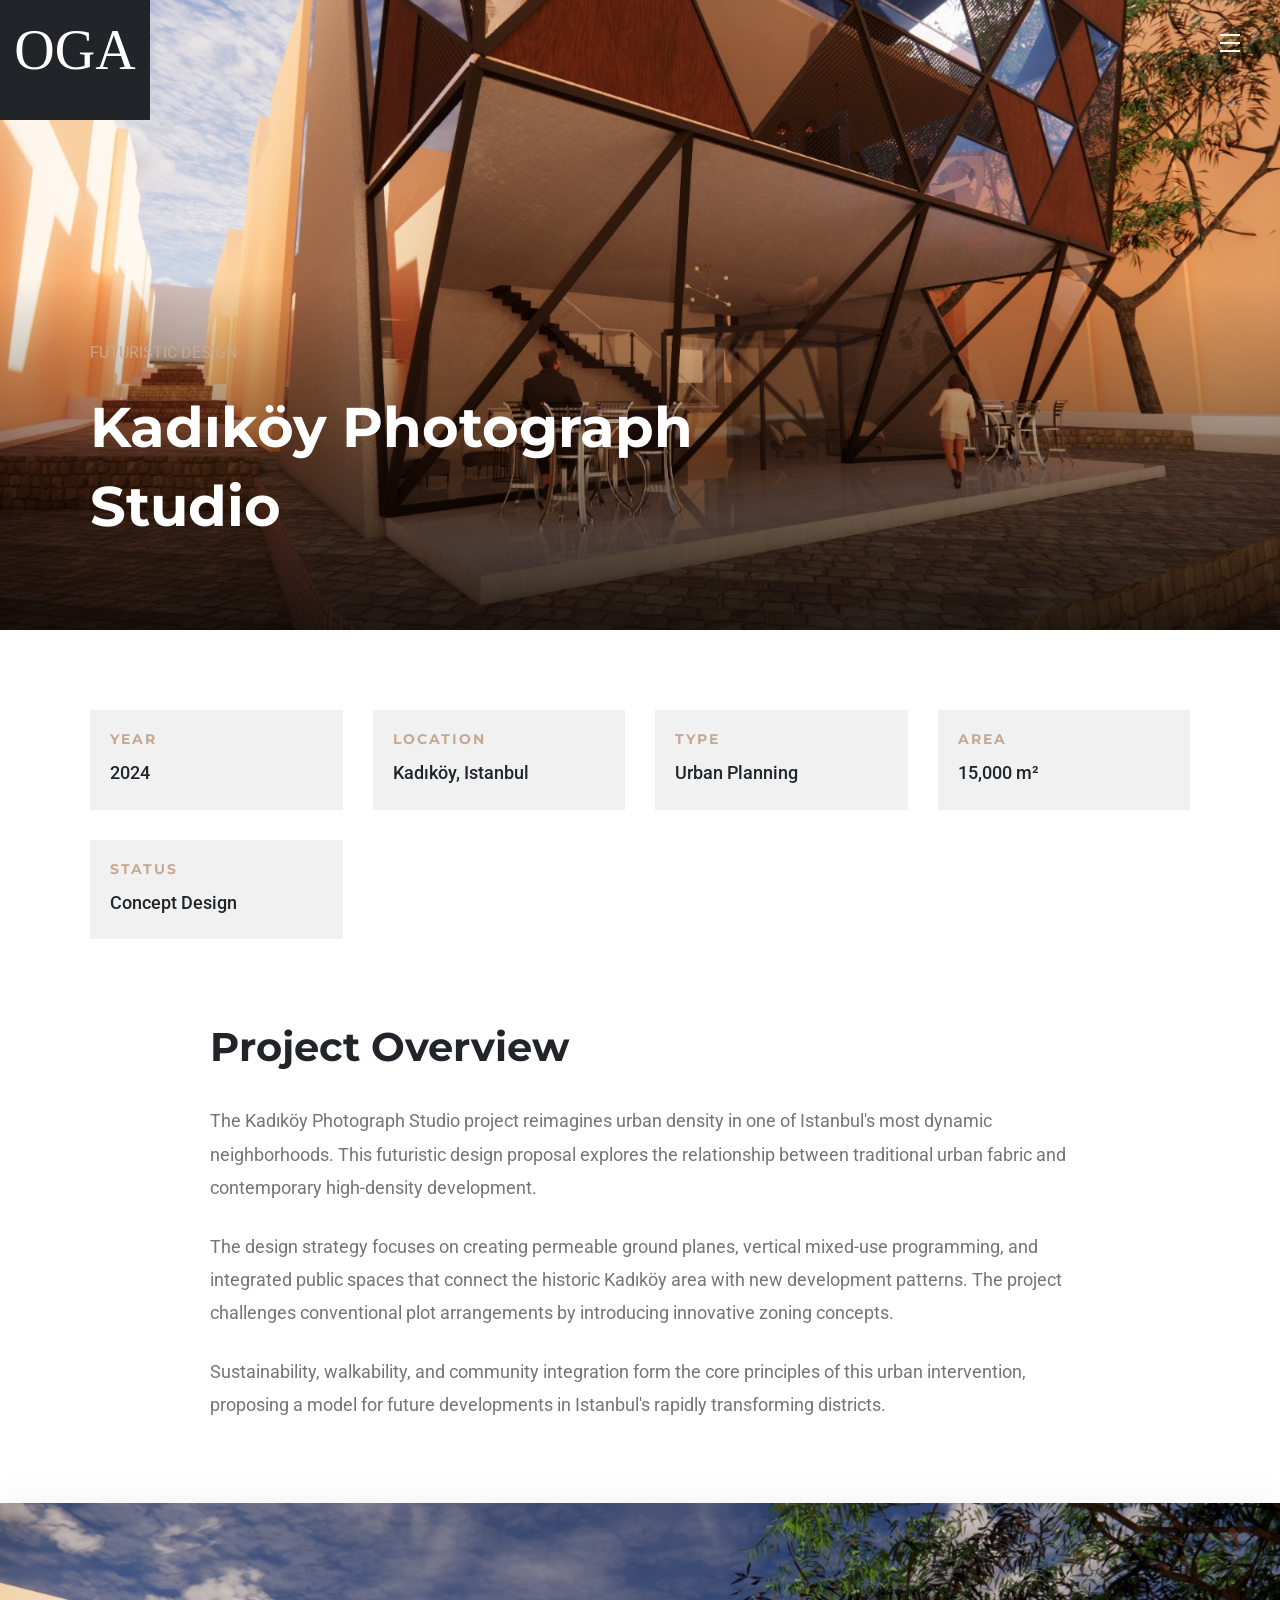
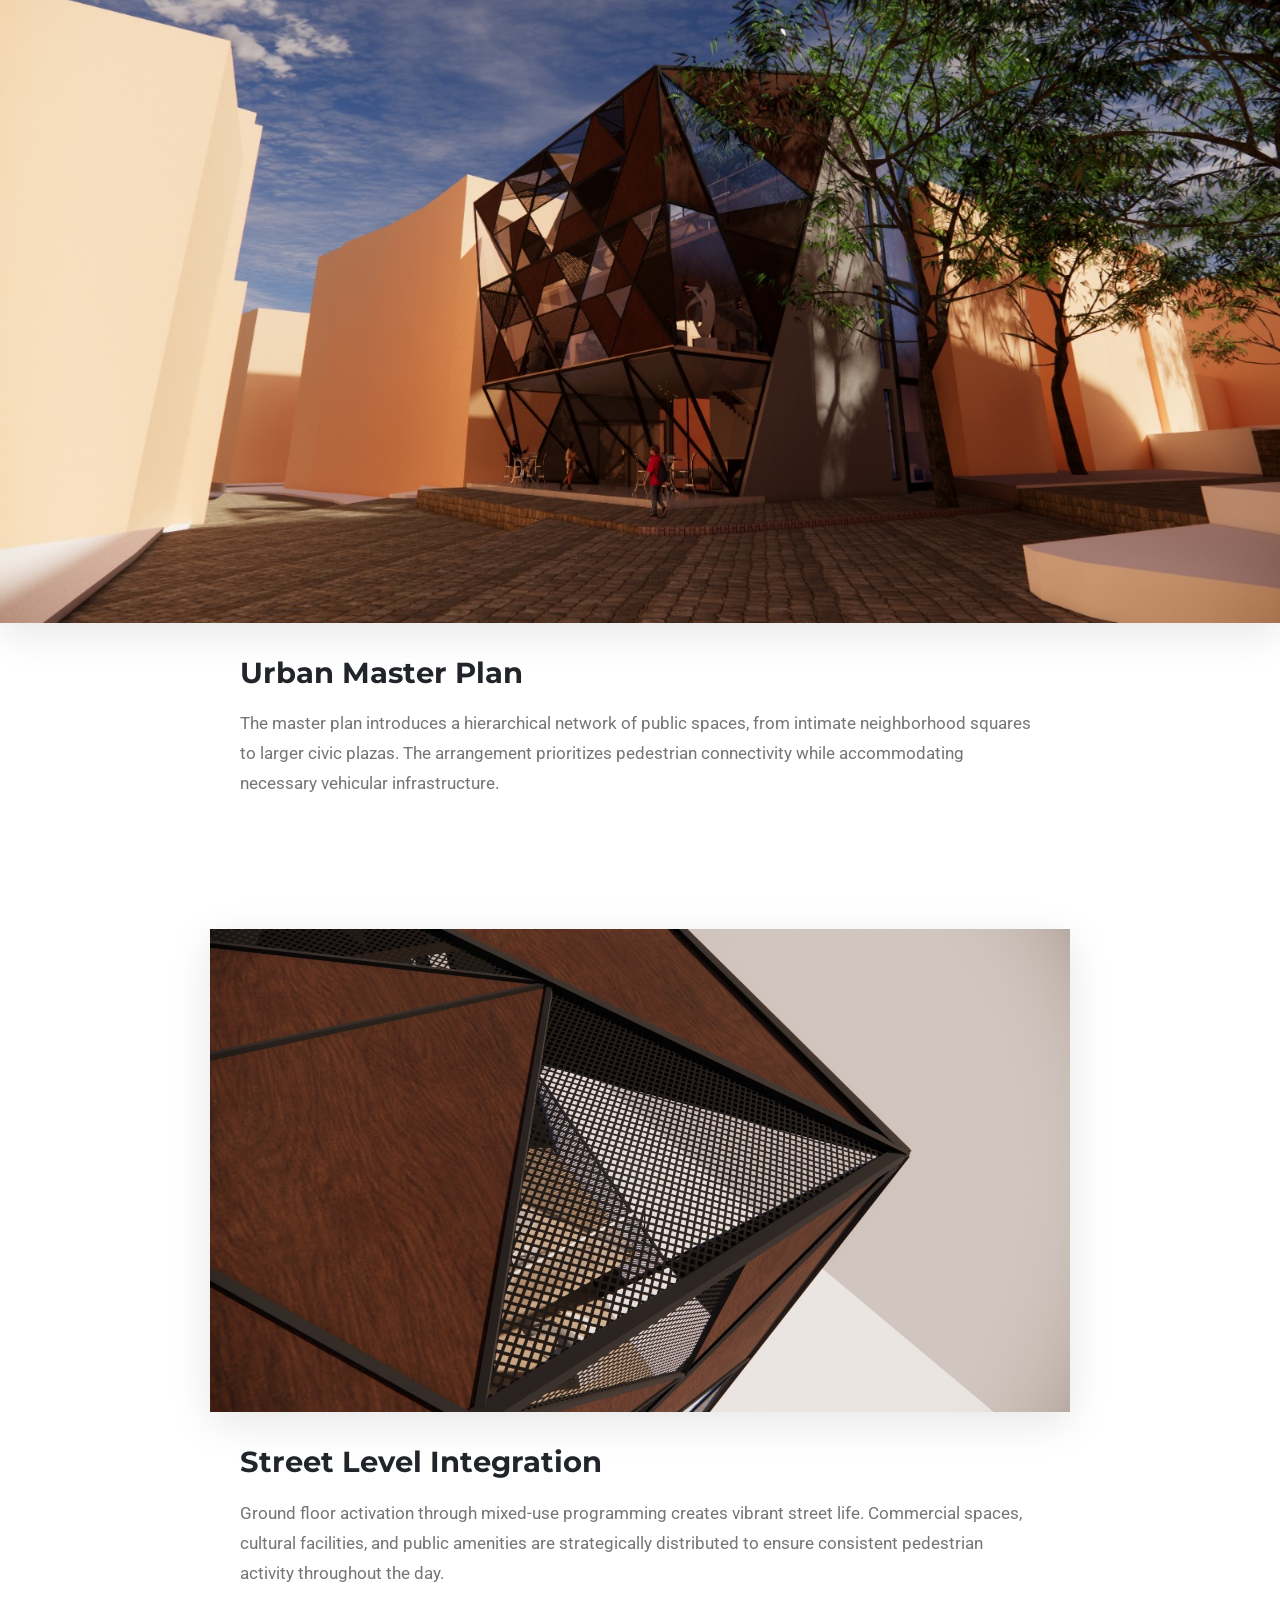
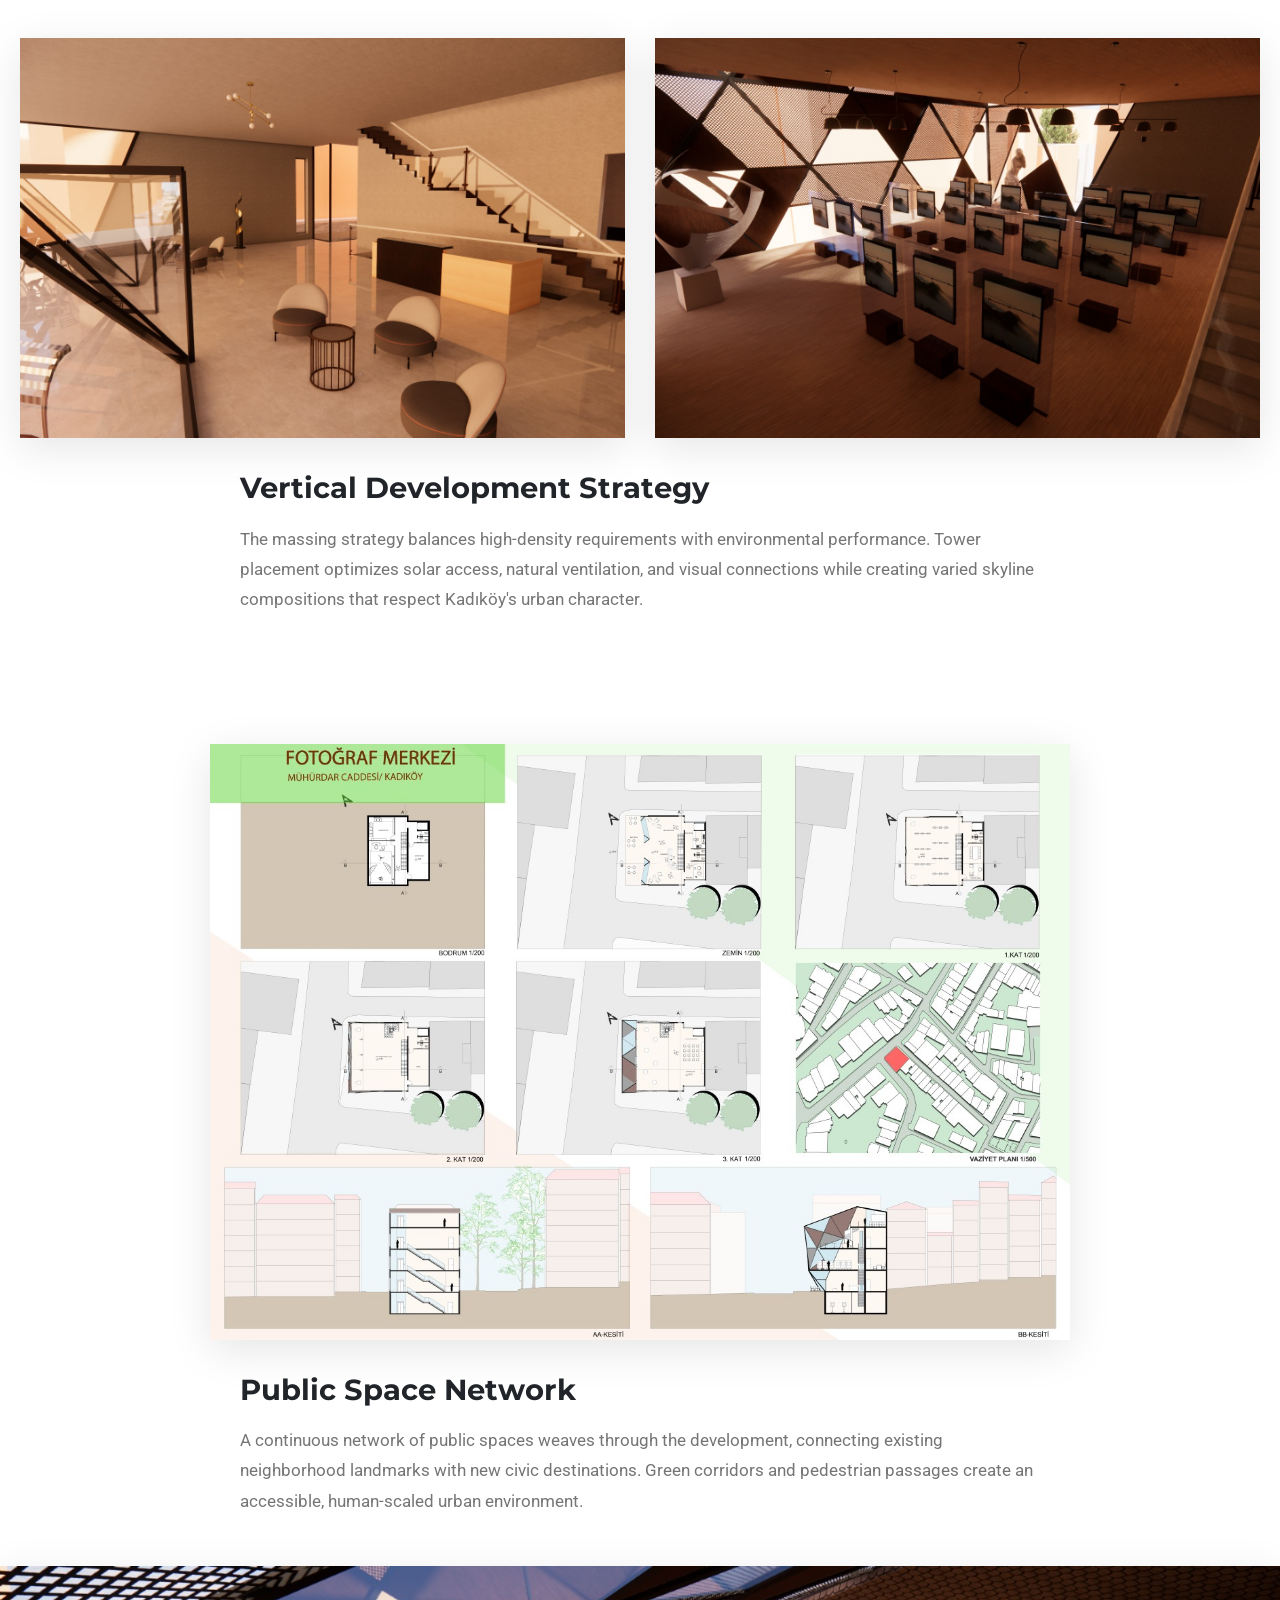
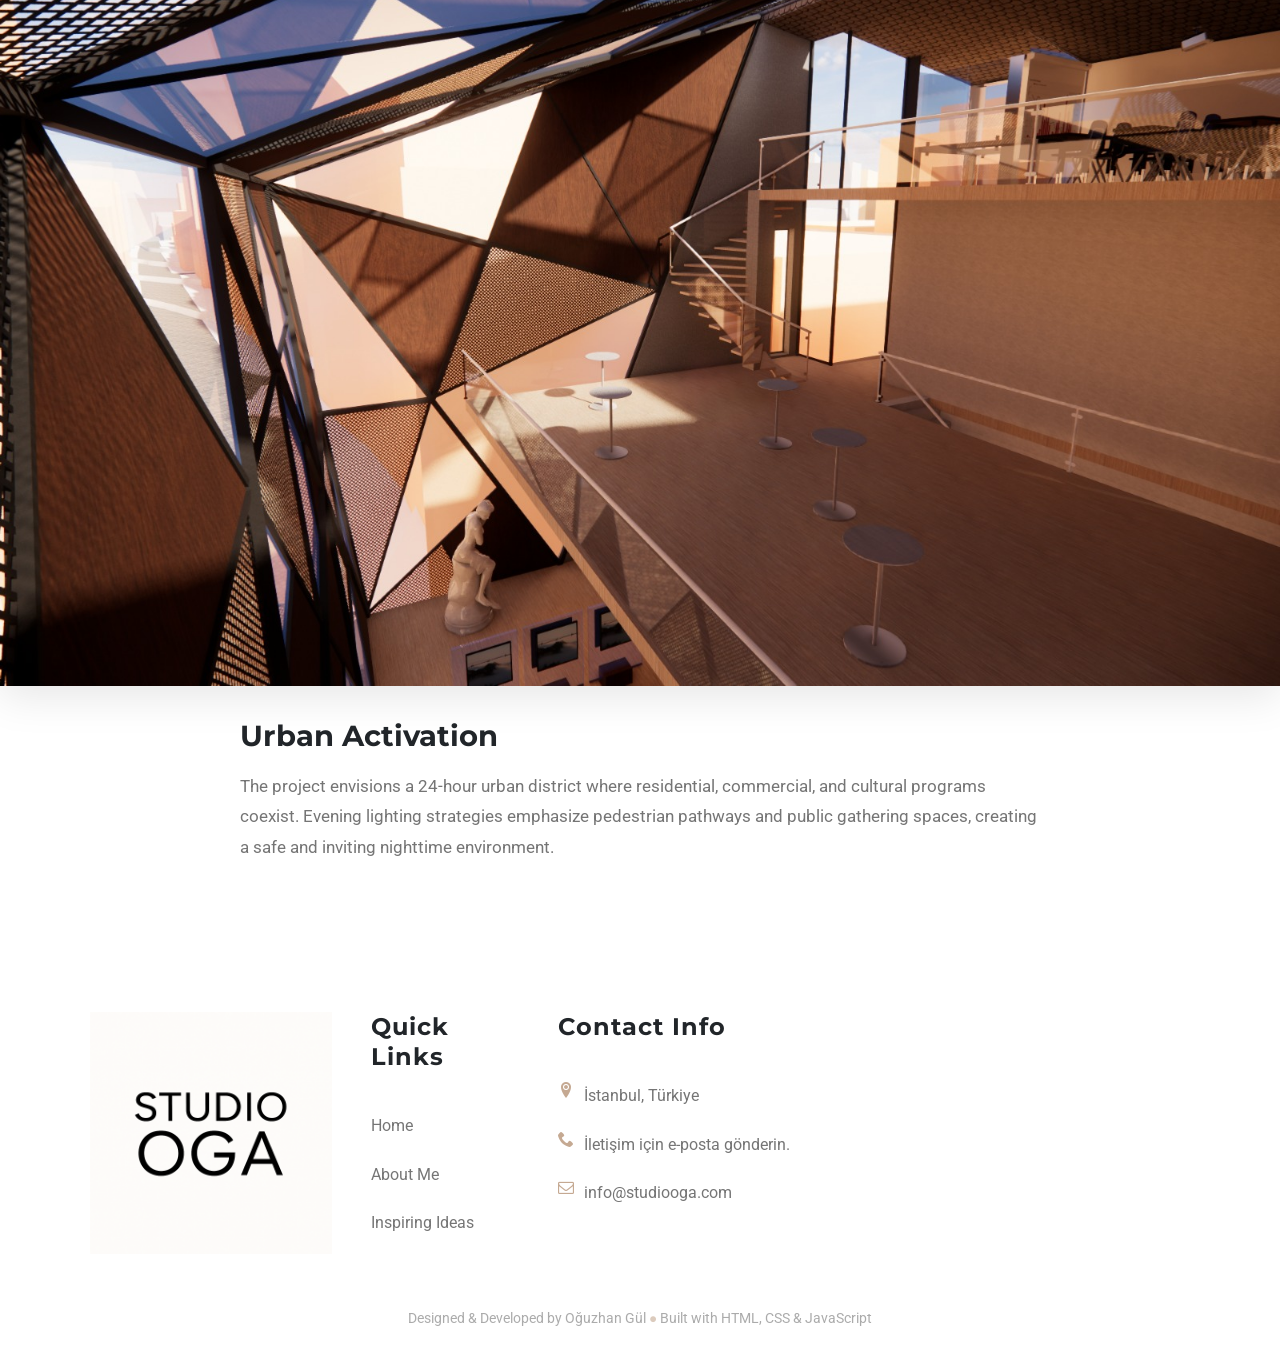
<file: project-2.html>
<!DOCTYPE html>
<html lang="en">

<head>
    <title>Kadıköy Photograph Studio - STUDIO OGA</title>
    <meta charset="utf-8">
    <meta http-equiv="X-UA-Compatible" content="IE=edge">
    <meta name="viewport" content="width=device-width, initial-scale=1.0">
    <meta name="format-detection" content="telephone=no">
    <meta name="apple-mobile-web-app-capable" content="yes">
    <meta name="author" content="Oğuzhan Gül - STUDIO OGA">
    <meta name="keywords" content="architecture, portfolio, Oğuzhan Gül, design, studio oga">
    <meta name="description" content="Kadıköy Photograph Studio - Futuristic Design Project">
    <link rel="stylesheet" href="icomoon/icomoon.css" type="text/css">
    <link rel="stylesheet" href="css/vendor.css" type="text/css">
    <link rel="stylesheet" href="https://cdn.jsdelivr.net/npm/bootstrap@5.3.1/dist/css/bootstrap.min.css"
        crossorigin="anonymous" integrity="sha384-4bw+/aepP/YC94hEpVNVgiZdgIC5+VKNBQNGCHeKRQN+PtmoHDEXuppvnDJzQIu9">
    <link rel="stylesheet" href="style.css" type="text/css">
    <link rel="preconnect" href="https://fonts.googleapis.com">
    <link rel="preconnect" href="https://fonts.gstatic.com" crossorigin>
    <link
        href="https://fonts.googleapis.com/css2?family=Montserrat:wght@900&family=Roboto:ital,wght@0,400;0,700;1,400;1,700&display=swap"
        rel="stylesheet">
</head>

<body class="project-page">
    <div class="preloader"></div>

    <div class="nav nav-overlay">
        <div class="nav__content">
            <div class="container">
                <div class="row p-4 p-md-0 flex-column-reverse flex-md-row g-md-5 nav__block">
                    <div class="col-md-5">
                        <ul class="nav__list d-none d-md-block">
                            <li class="nav__list-item"><a class="hover-target" href="index.html">Home</a></li>
                            <li class="nav__list-item"><a class="hover-target" href="index.html#about">About Me</a></li>
                            <li class="nav__list-item"><a class="hover-target"
                                    href="index.html#inspiring-ideas">Inspiring Ideas</a></li>
                        </ul>
                    </div>
                    <div class="col-md-4 text-white">
                        <h3 class="text-white fw-bold nav__block-item">Contact info</h3>
                        <p class="text-light nav__block-item">
                            I am Oğuzhan GÜL. And I am a senior architecture student at Mimar Sinan Fine Arts
                            University.
                        </p>
                        <ul class="list-unstyled text-light nav__block-item">
                            <li class="menu-item"><i class="icon icon-location me-2"></i>İstanbul, Türkiye</li>
                            <li class="menu-item"><i class="icon icon-phone me-2"></i>İletişim için e-posta gönderin.
                            </li>
                            <li class="menu-item"><i class="icon icon-envelope-o me-2"></i>info@studiooga.com</li>
                        </ul>
                    </div>
                    <div class="col-md-3 text-white">
                        <h3 class="text-white fw-bold nav__block-item">Pages</h3>
                        <ul class="list-unstyled nav__block-item">
                            <li><a class="text-white" href="index.html">Home</a></li>
                            <li><a class="text-white" href="index.html#about">About Me</a></li>
                            <li><a class="text-white" href="index.html#inspiring-ideas">Inspiring Ideas</a></li>
                        </ul>
                    </div>
                </div>
            </div>
        </div>
    </div>

    <div class="main-logo">
        <a>OGA</a>
        <div class="back-to-top">
            <div class="arrow-up"></div>
        </div>
    </div>

    <div class="side-nav-bar">
        <input id="menu-toggle" type="checkbox">
        <label class="menu-btn" for="menu-toggle"><span></span></label>
    </div>

    <!-- Project Hero -->
    <section class="project-hero">
        <img src="images/project-2.1.jpeg" alt="Kadıköy Photograph Studio">
        <div class="project-hero-overlay">
            <div class="container">
                <div class="row">
                    <div class="col-md-8">
                        <div class="title"><span style="color: var(--accent-color);">FUTURISTIC DESIGN</span></div>
                        <h1 style="color: #ffffff; font-size: 3.5em; font-weight: 12000; margin-top: 20px;">Kadıköy
                            Photograph Studio</h1>
                    </div>
                </div>
            </div>
        </div>
    </section>

    <!-- Project Info -->
    <section class="container" style="margin-top: 80px;">
        <div class="project-info-grid">
            <div class="info-item">
                <h5>Year</h5>
                <p>2024</p>
            </div>
            <div class="info-item">
                <h5>Location</h5>
                <p>Kadıköy, Istanbul</p>
            </div>
            <div class="info-item">
                <h5>Type</h5>
                <p>Urban Planning</p>
            </div>
            <div class="info-item">
                <h5>Area</h5>
                <p>15,000 m²</p>
            </div>
            <div class="info-item">
                <h5>Status</h5>
                <p>Concept Design</p>
            </div>
        </div>
    </section>

    <!-- Project Description -->
    <section class="project-description">
        <h2>Project Overview</h2>
        <p>
            The Kadıköy Photograph Studio project reimagines urban density in one of Istanbul's most
            dynamic neighborhoods. This futuristic design proposal explores the relationship between traditional
            urban fabric and contemporary high-density development.
        </p>
        <p>
            The design strategy focuses on creating permeable ground planes, vertical mixed-use programming, and
            integrated public spaces that connect the historic Kadıköy area with new development patterns. The
            project challenges conventional plot arrangements by introducing innovative zoning concepts.
        </p>
        <p>
            Sustainability, walkability, and community integration form the core principles of this urban
            intervention, proposing a model for future developments in Istanbul's rapidly transforming districts.
        </p>
    </section>

    <!-- Project Gallery -->
    <section class="project-gallery">

        <!-- Gallery Item 1 - Full Width -->
        <div class="gallery-item full-width-image">
            <img src="images/project-2.5.jpeg" alt="Urban Master Plan">
            <div class="gallery-caption">
                <h3>Urban Master Plan</h3>
                <p>
                    The master plan introduces a hierarchical network of public spaces, from intimate neighborhood
                    squares to larger civic plazas. The arrangement prioritizes pedestrian connectivity while
                    accommodating necessary vehicular infrastructure.
                </p>
            </div>
        </div>

        <!-- Gallery Item 2 - Contained -->
        <div class="gallery-item contained-image">
            <img src="images/project-2.2.jpeg" alt="Street Level Integration">
            <div class="gallery-caption">
                <h3>Street Level Integration</h3>
                <p>
                    Ground floor activation through mixed-use programming creates vibrant street life. Commercial
                    spaces, cultural facilities, and public amenities are strategically distributed to ensure
                    consistent pedestrian activity throughout the day.
                </p>
            </div>
        </div>

        <!-- Gallery Item 3 - Two Columns -->
        <div class="gallery-item">
            <div class="two-column-images">
                <img src="images/project-2.3.jpeg" alt="Vertical Massing Study">
                <img src="images/project-2.4.jpeg" alt="Density Analysis">
            </div>
            <div class="gallery-caption">
                <h3>Vertical Development Strategy</h3>
                <p>
                    The massing strategy balances high-density requirements with environmental performance. Tower
                    placement optimizes solar access, natural ventilation, and visual connections while creating
                    varied skyline compositions that respect Kadıköy's urban character.
                </p>
            </div>
        </div>

        <!-- Gallery Item 4 - Contained -->
        <div class="gallery-item contained-image">
            <img src="images/project-2.7.jpg" alt="Public Space Network">
            <div class="gallery-caption">
                <h3>Public Space Network</h3>
                <p>
                    A continuous network of public spaces weaves through the development, connecting existing
                    neighborhood landmarks with new civic destinations. Green corridors and pedestrian passages
                    create an accessible, human-scaled urban environment.
                </p>
            </div>
        </div>

        <!-- Gallery Item 5 - Full Width -->
        <div class="gallery-item full-width-image">
            <img src="images/project-2.6.jpeg" alt="Night Perspective">
            <div class="gallery-caption">
                <h3>Urban Activation</h3>
                <p>
                    The project envisions a 24-hour urban district where residential, commercial, and cultural
                    programs coexist. Evening lighting strategies emphasize pedestrian pathways and public gathering
                    spaces, creating a safe and inviting nighttime environment.
                </p>
            </div>
        </div>

    </section>

    <footer id="footer">
        <div class="container">
            <div class="row">
                <div class="col-md-3">
                    <div class="footer-menu menu-item-01">
                        <img class="footer-logo" src="images/logo.png" alt="Studio OGA Logo">
                    </div>
                </div>
                <div class="col-md-2">
                    <div class="footer-menu menu-item-02">
                        <h5>quick links</h5>
                        <ul class="menu-list">
                            <li class="menu-item"><a href="index.html">home</a></li>
                            <li class="menu-item"><a href="index.html#about">about me</a></li>
                            <li class="menu-item"><a href="index.html#inspiring-ideas">Inspiring Ideas</a></li>
                        </ul>
                    </div>
                </div>
                <div class="col-md-4">
                    <div class="footer-menu menu-item-03">
                        <h5>contact info</h5>
                        <ul class="menu-list">
                            <li class="menu-item"><i class="icon icon-location2"></i>İstanbul, Türkiye</li>
                            <li class="menu-item"><i class="icon icon-phone"></i>İletişim için e-posta gönderin.</li>
                            <li class="menu-item"><i class="icon icon-envelope-o"></i>info@studiooga.com</li>
                        </ul>
                    </div>
                </div>
            </div>
        </div>
        <div style="text-align: center; padding: 20px; opacity: 0.6;">
            <small>
                Designed & Developed by Oğuzhan Gül
                <span style="color: #C5A992;">●</span>
                Built with HTML, CSS & JavaScript
            </small>
        </div>
    </footer>

    <script src="js/jquery-1.11.0.min.js"></script>
    <script src="https://cdn.jsdelivr.net/npm/bootstrap@5.3.1/dist/js/bootstrap.bundle.min.js" crossorigin="anonymous"
        integrity="sha384-HwwvtgBNo3bZJJLYd8oVXjrBZt8cqVSpeBNS5n7C8IVInixGAoxmnlMuBnhbgrkm"></script>
    <script src="js/plugins.js"></script>
    <script src="js/script.js"></script>

    <script>
        // Scroll Animation for Gallery Items
        const observerOptions = {
            threshold: 0.2,
            rootMargin: '0px 0px -100px 0px'
        };

        const observer = new IntersectionObserver((entries) => {
            entries.forEach(entry => {
                if (entry.isIntersecting) {
                    entry.target.classList.add('visible');
                }
            });
        }, observerOptions);

        document.querySelectorAll('.gallery-item').forEach(item => {
            observer.observe(item);
        });

        // Preloader
        $(window).on('load', function () {
            $(".preloader").fadeOut("slow");
        });
    </script>
</body>

</html>
</file>
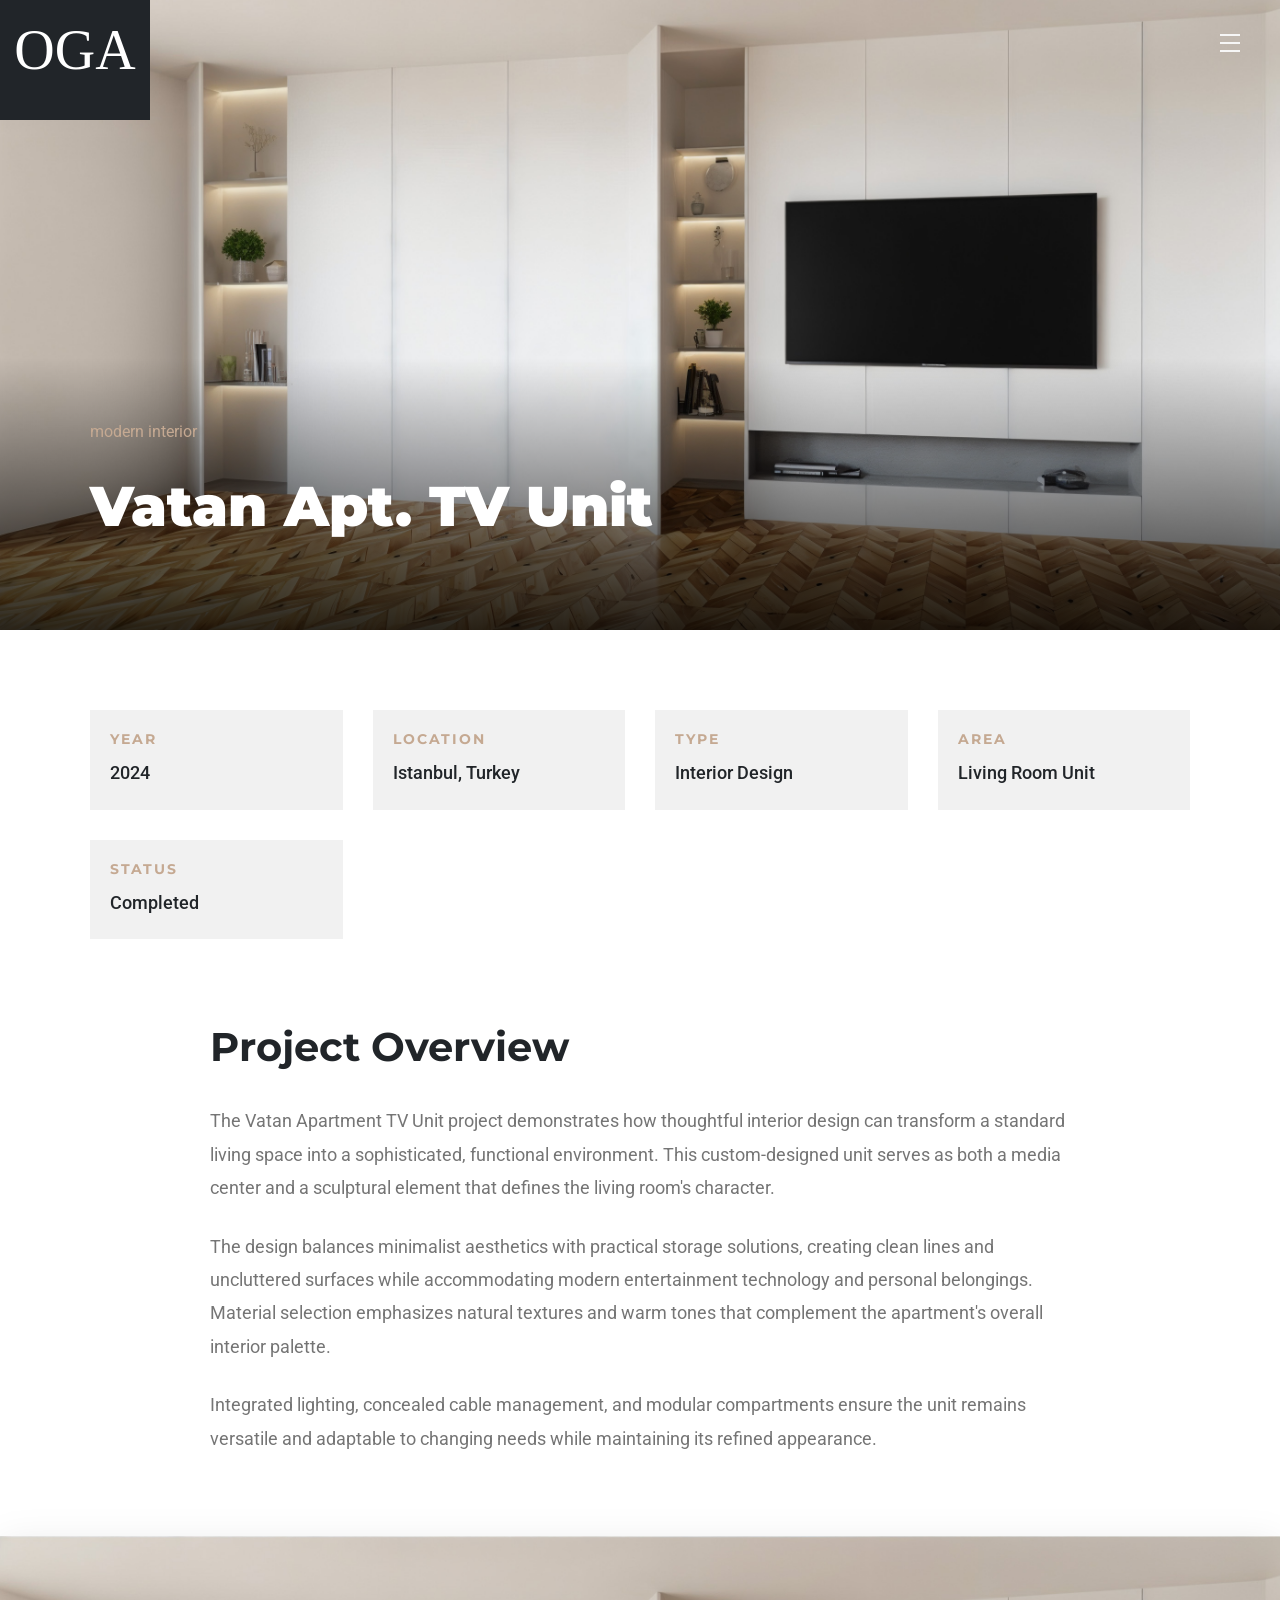
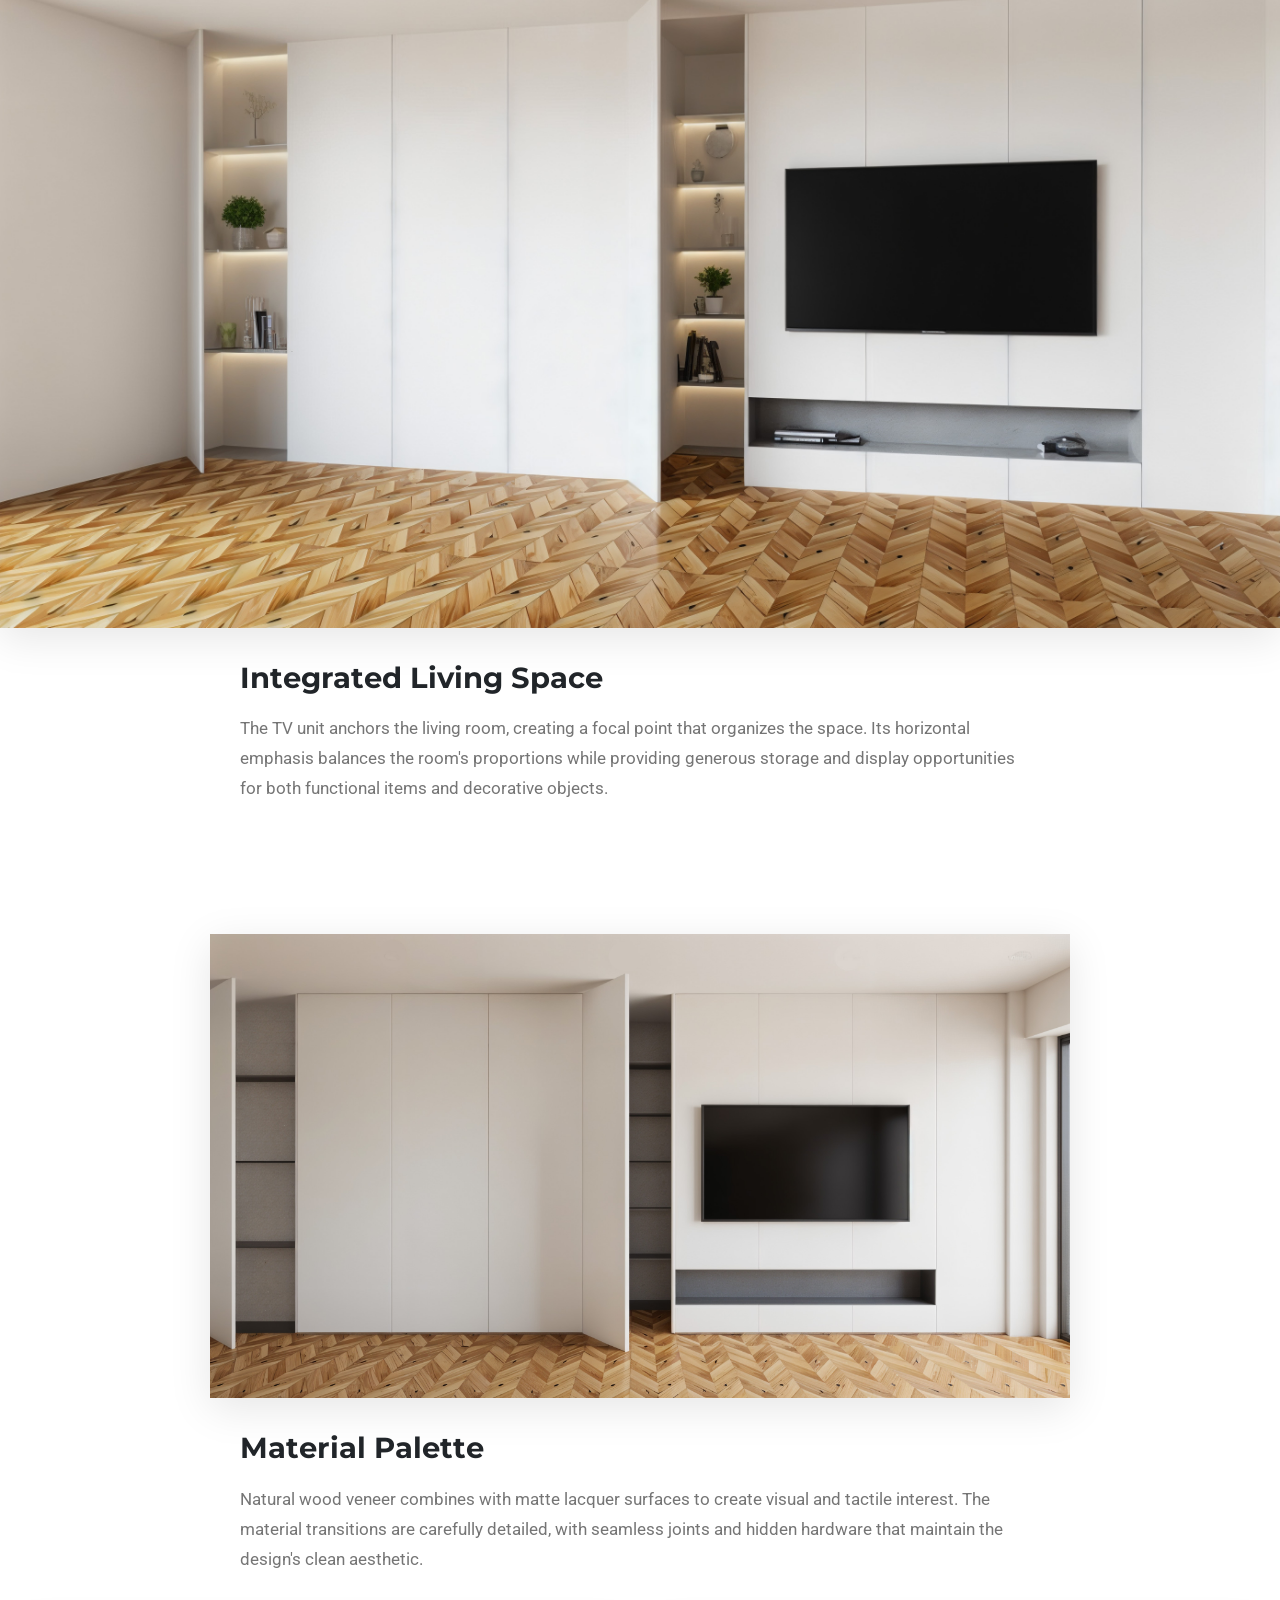
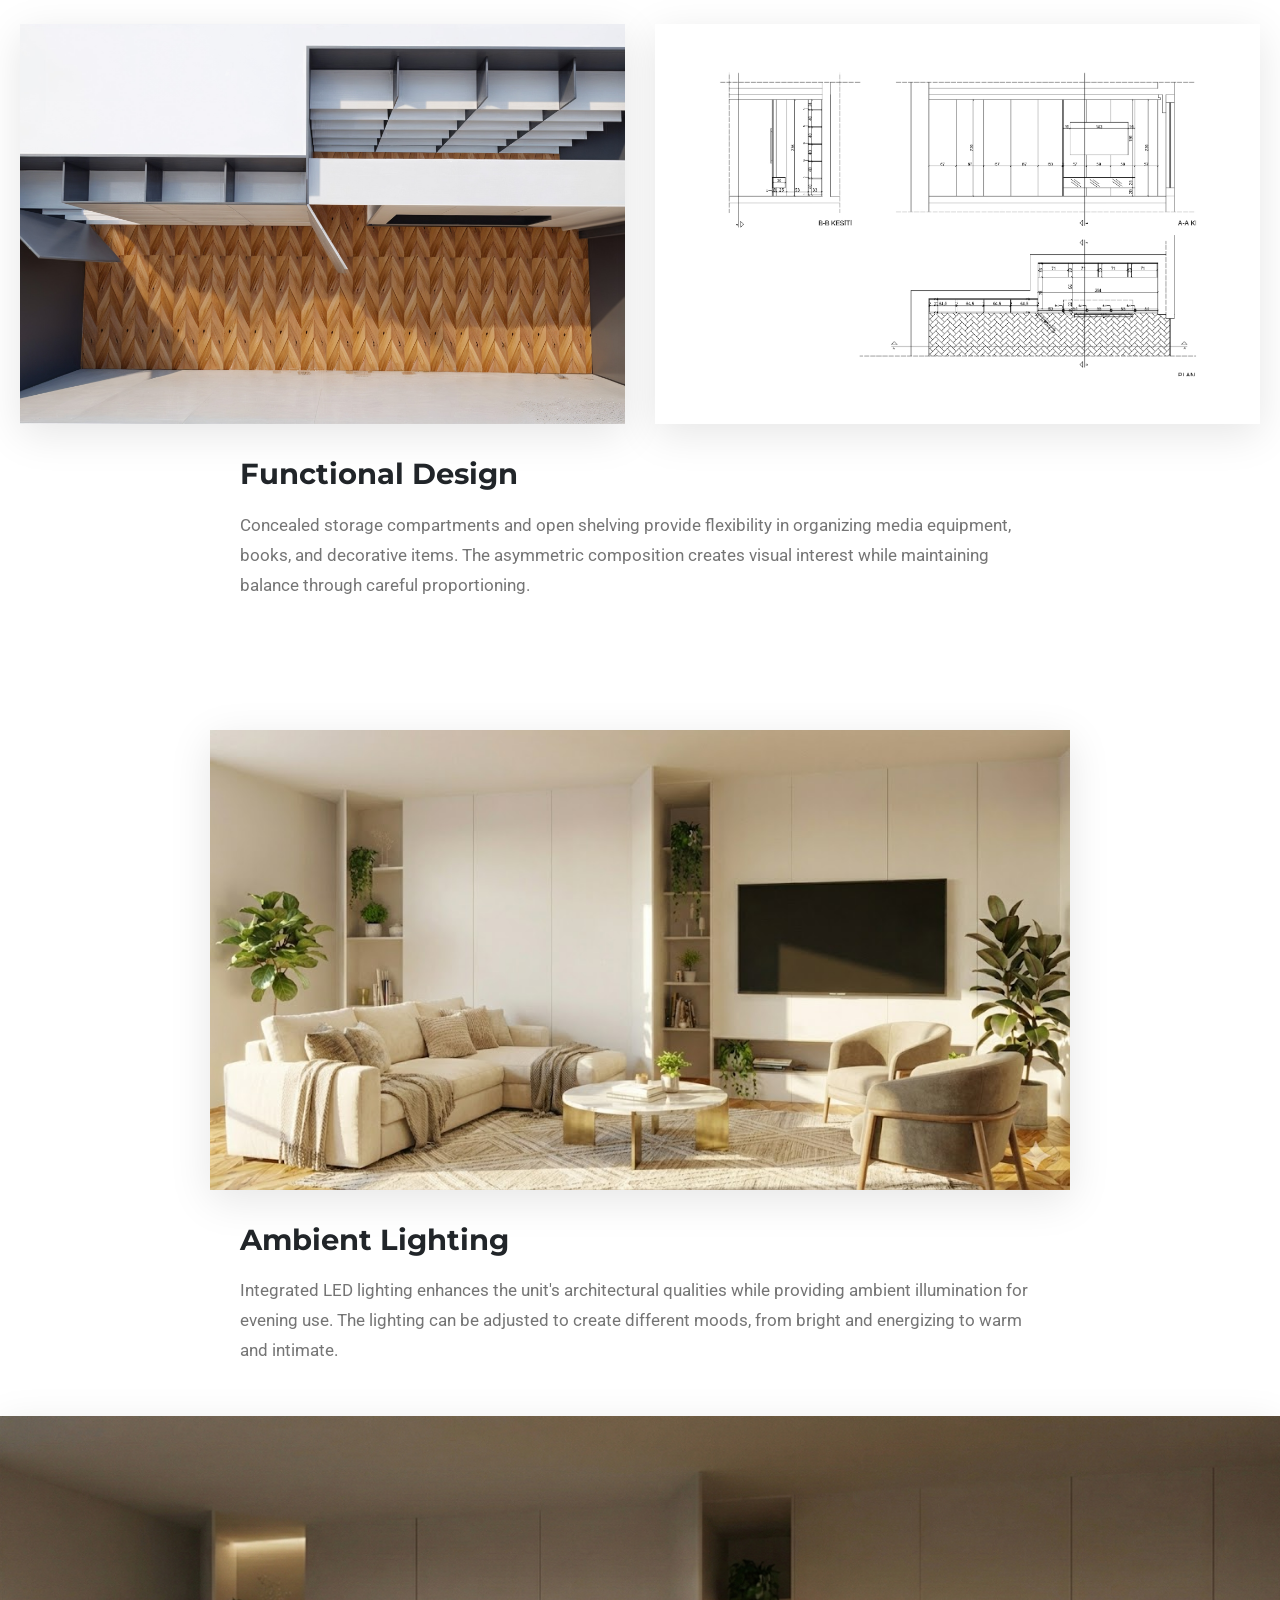
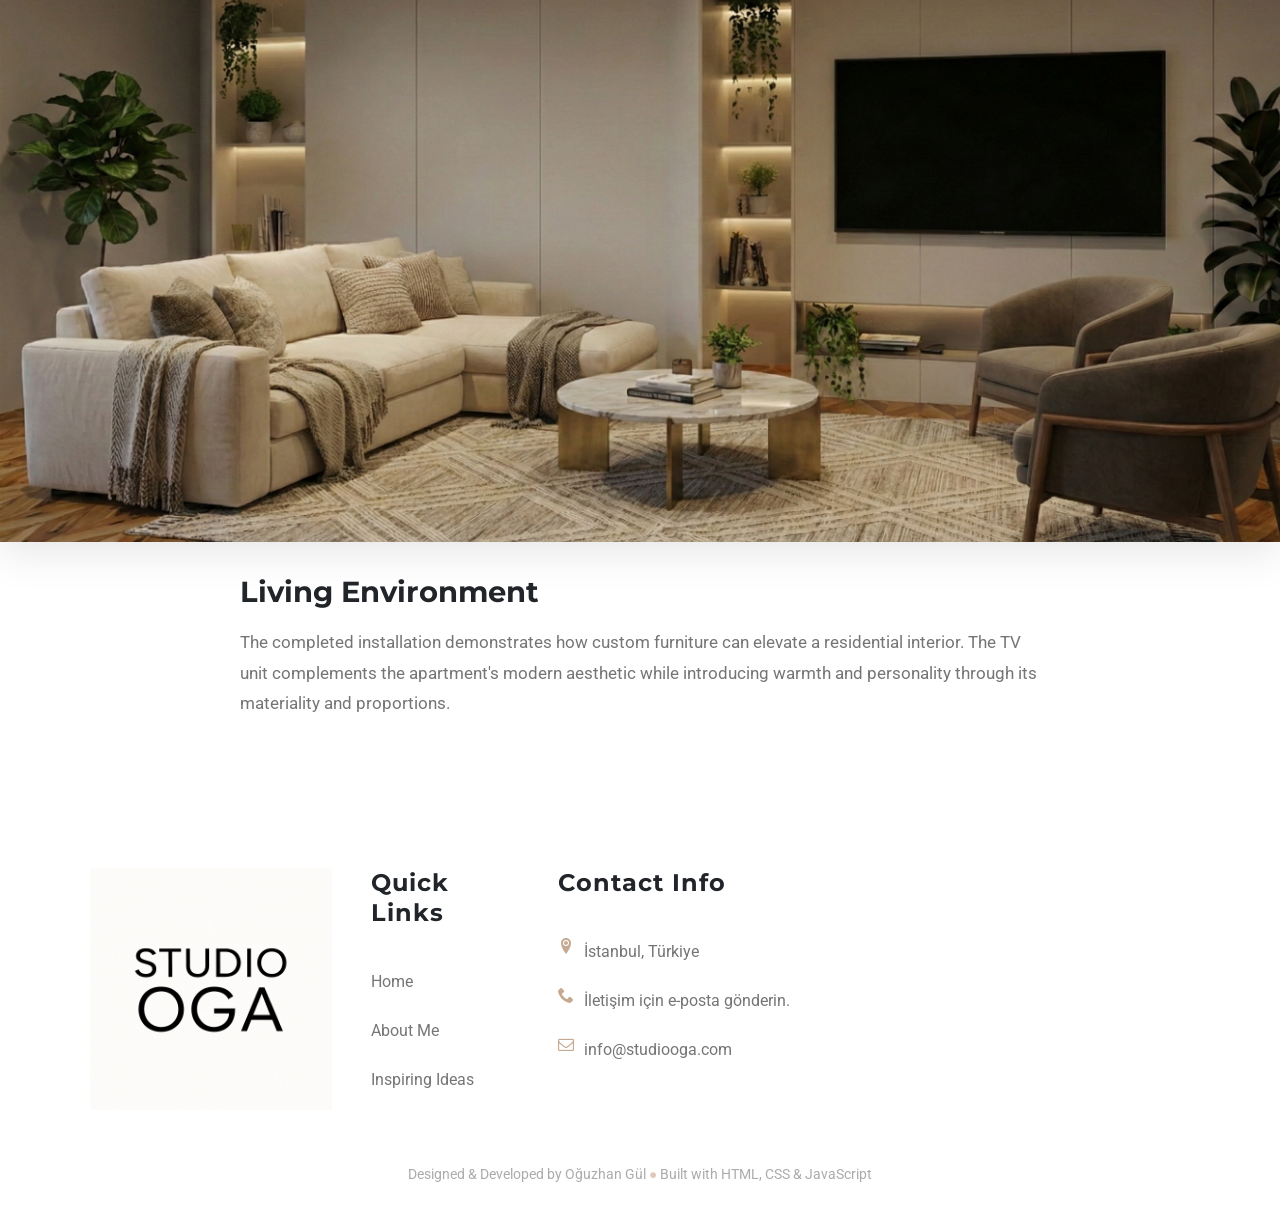
<file: project-3.html>
<!DOCTYPE html>
<html lang="en">

<head>
    <title>Vatan Apt. Tv Unit - STUDIO OGA</title>
    <meta charset="utf-8">
    <meta http-equiv="X-UA-Compatible" content="IE=edge">
    <meta name="viewport" content="width=device-width, initial-scale=1.0">
    <meta name="format-detection" content="telephone=no">
    <meta name="apple-mobile-web-app-capable" content="yes">
    <meta name="author" content="Oğuzhan Gül - STUDIO OGA">
    <meta name="keywords" content="architecture, portfolio, Oğuzhan Gül, design, studio oga, interior design">
    <meta name="description" content="Vatan Apt. Tv Unit - Modern Interior Design Project">
    <link rel="stylesheet" href="icomoon/icomoon.css" type="text/css">
    <link rel="stylesheet" href="css/vendor.css" type="text/css">
    <link rel="stylesheet" href="https://cdn.jsdelivr.net/npm/bootstrap@5.3.1/dist/css/bootstrap.min.css"
        crossorigin="anonymous" integrity="sha384-4bw+/aepP/YC94hEpVNVgiZdgIC5+VKNBQNGCHeKRQN+PtmoHDEXuppvnDJzQIu9">
    <link rel="stylesheet" href="style.css" type="text/css">
    <link rel="preconnect" href="https://fonts.googleapis.com">
    <link rel="preconnect" href="https://fonts.gstatic.com" crossorigin>
    <link
        href="https://fonts.googleapis.com/css2?family=Montserrat:wght@900&family=Roboto:ital,wght@0,400;0,700;1,400;1,700&display=swap"
        rel="stylesheet">
</head>

<body class="project-page">
    <div class="preloader"></div>

    <div class="nav nav-overlay">
        <div class="nav__content">
            <div class="container">
                <div class="row p-4 p-md-0 flex-column-reverse flex-md-row g-md-5 nav__block">
                    <div class="col-md-5">
                        <ul class="nav__list d-none d-md-block">
                            <li class="nav__list-item"><a class="hover-target" href="index.html">Home</a></li>
                            <li class="nav__list-item"><a class="hover-target" href="index.html#about">About Me</a></li>
                            <li class="nav__list-item"><a class="hover-target"
                                    href="index.html#inspiring-ideas">Inspiring Ideas</a></li>
                        </ul>
                    </div>
                    <div class="col-md-4 text-white">
                        <h3 class="text-white fw-bold nav__block-item">Contact info</h3>
                        <p class="text-light nav__block-item">
                            I am Oğuzhan GÜL. And I am a senior architecture student at Mimar Sinan Fine Arts
                            University.
                        </p>
                        <ul class="list-unstyled text-light nav__block-item">
                            <li class="menu-item"><i class="icon icon-location me-2"></i>İstanbul, Türkiye</li>
                            <li class="menu-item"><i class="icon icon-phone me-2"></i>İletişim için e-posta gönderin.
                            </li>
                            <li class="menu-item"><i class="icon icon-envelope-o me-2"></i>info@studiooga.com</li>
                        </ul>
                    </div>
                    <div class="col-md-3 text-white">
                        <h3 class="text-white fw-bold nav__block-item">Pages</h3>
                        <ul class="list-unstyled nav__block-item">
                            <li><a class="text-white" href="index.html">Home</a></li>
                            <li><a class="text-white" href="index.html#about">About Me</a></li>
                            <li><a class="text-white" href="index.html#inspiring-ideas">Inspiring Ideas</a></li>
                        </ul>
                    </div>
                </div>
            </div>
        </div>
    </div>

    <div class="main-logo">
        <a>OGA</a>
        <div class="back-to-top">
            <div class="arrow-up"></div>
        </div>
    </div>

    <div class="side-nav-bar">
        <input id="menu-toggle" type="checkbox">
        <label class="menu-btn" for="menu-toggle"><span></span></label>
    </div>

    <!-- Project Hero -->
    <section class="project-hero">
        <img src="images/main-banner3.jpg" alt="Vatan Apt. Tv Unit">
        <div class="project-hero-overlay">
            <div class="container">
                <div class="row">
                    <div class="col-md-8">
                        <div class="title"><span style="color: var(--accent-color);">modern interior</span></div>
                        <h1 style="color: #fff; font-size: 3.5em; font-weight: 900; margin-top: 20px;">Vatan Apt. TV
                            Unit</h1>
                    </div>
                </div>
            </div>
        </div>
    </section>

    <!-- Project Info -->
    <section class="container" style="margin-top: 80px;">
        <div class="project-info-grid">
            <div class="info-item">
                <h5>Year</h5>
                <p>2024</p>
            </div>
            <div class="info-item">
                <h5>Location</h5>
                <p>Istanbul, Turkey</p>
            </div>
            <div class="info-item">
                <h5>Type</h5>
                <p>Interior Design</p>
            </div>
            <div class="info-item">
                <h5>Area</h5>
                <p>Living Room Unit</p>
            </div>
            <div class="info-item">
                <h5>Status</h5>
                <p>Completed</p>
            </div>
        </div>
    </section>

    <!-- Project Description -->
    <section class="project-description">
        <h2>Project Overview</h2>
        <p>
            The Vatan Apartment TV Unit project demonstrates how thoughtful interior design can transform a
            standard living space into a sophisticated, functional environment. This custom-designed unit serves
            as both a media center and a sculptural element that defines the living room's character.
        </p>
        <p>
            The design balances minimalist aesthetics with practical storage solutions, creating clean lines and
            uncluttered surfaces while accommodating modern entertainment technology and personal belongings. Material
            selection emphasizes natural textures and warm tones that complement the apartment's overall interior
            palette.
        </p>
        <p>
            Integrated lighting, concealed cable management, and modular compartments ensure the unit remains
            versatile and adaptable to changing needs while maintaining its refined appearance.
        </p>
    </section>

    <!-- Project Gallery -->
    <section class="project-gallery">

        <!-- Gallery Item 1 - Full Width -->
        <div class="gallery-item full-width-image">
            <img src="images/main-banner3.jpg" alt="Full View of TV Unit">
            <div class="gallery-caption">
                <h3>Integrated Living Space</h3>
                <p>
                    The TV unit anchors the living room, creating a focal point that organizes the space. Its
                    horizontal emphasis balances the room's proportions while providing generous storage and display
                    opportunities for both functional items and decorative objects.
                </p>
            </div>
        </div>

        <!-- Gallery Item 2 - Contained -->
        <div class="gallery-item contained-image">
            <img src="images/project-3.1.jpg" alt="Material Details">
            <div class="gallery-caption">
                <h3>Material Palette</h3>
                <p>
                    Natural wood veneer combines with matte lacquer surfaces to create visual and tactile interest.
                    The material transitions are carefully detailed, with seamless joints and hidden hardware that
                    maintain the design's clean aesthetic.
                </p>
            </div>
        </div>

        <!-- Gallery Item 3 - Two Columns -->
        <div class="gallery-item">
            <div class="two-column-images">
                <img src="images/project-3.2.jpg" alt="Storage Solutions">
                <img src="images/project-3.4.jpg" alt="Detail View">
            </div>
            <div class="gallery-caption">
                <h3>Functional Design</h3>
                <p>
                    Concealed storage compartments and open shelving provide flexibility in organizing media equipment,
                    books, and decorative items. The asymmetric composition creates visual interest while maintaining
                    balance through careful proportioning.
                </p>
            </div>
        </div>

        <!-- Gallery Item 4 - Contained -->
        <div class="gallery-item contained-image">
            <img src="images/project-3.5.jpg" alt="Lighting Integration">
            <div class="gallery-caption">
                <h3>Ambient Lighting</h3>
                <p>
                    Integrated LED lighting enhances the unit's architectural qualities while providing ambient
                    illumination for evening use. The lighting can be adjusted to create different moods, from bright
                    and energizing to warm and intimate.
                </p>
            </div>
        </div>

        <!-- Gallery Item 5 - Full Width -->
        <div class="gallery-item full-width-image">
            <img src="images/project-3.3.png" alt="Context View">
            <div class="gallery-caption">
                <h3>Living Environment</h3>
                <p>
                    The completed installation demonstrates how custom furniture can elevate a residential interior.
                    The TV unit complements the apartment's modern aesthetic while introducing warmth and personality
                    through its materiality and proportions.
                </p>
            </div>
        </div>

    </section>

    <footer id="footer">
        <div class="container">
            <div class="row">
                <div class="col-md-3">
                    <div class="footer-menu menu-item-01">
                        <img class="footer-logo" src="images/logo.png" alt="Studio OGA Logo">
                    </div>
                </div>
                <div class="col-md-2">
                    <div class="footer-menu menu-item-02">
                        <h5>quick links</h5>
                        <ul class="menu-list">
                            <li class="menu-item"><a href="index.html">home</a></li>
                            <li class="menu-item"><a href="index.html#about">about me</a></li>
                            <li class="menu-item"><a href="index.html#inspiring-ideas">Inspiring Ideas</a></li>
                        </ul>
                    </div>
                </div>
                <div class="col-md-4">
                    <div class="footer-menu menu-item-03">
                        <h5>contact info</h5>
                        <ul class="menu-list">
                            <li class="menu-item"><i class="icon icon-location2"></i>İstanbul, Türkiye</li>
                            <li class="menu-item"><i class="icon icon-phone"></i>İletişim için e-posta gönderin.</li>
                            <li class="menu-item"><i class="icon icon-envelope-o"></i>info@studiooga.com</li>
                        </ul>
                    </div>
                </div>
            </div>
        </div>
        <div style="text-align: center; padding: 20px; opacity: 0.6;">
            <small>
                Designed & Developed by Oğuzhan Gül
                <span style="color: #C5A992;">●</span>
                Built with HTML, CSS & JavaScript
            </small>
        </div>
    </footer>

    <script src="js/jquery-1.11.0.min.js"></script>
    <script src="https://cdn.jsdelivr.net/npm/bootstrap@5.3.1/dist/js/bootstrap.bundle.min.js" crossorigin="anonymous"
        integrity="sha384-HwwvtgBNo3bZJJLYd8oVXjrBZt8cqVSpeBNS5n7C8IVInixGAoxmnlMuBnhbgrkm"></script>
    <script src="js/plugins.js"></script>
    <script src="js/script.js"></script>

    <script>
        // Scroll Animation for Gallery Items
        const observerOptions = {
            threshold: 0.2,
            rootMargin: '0px 0px -100px 0px'
        };

        const observer = new IntersectionObserver((entries) => {
            entries.forEach(entry => {
                if (entry.isIntersecting) {
                    entry.target.classList.add('visible');
                }
            });
        }, observerOptions);

        document.querySelectorAll('.gallery-item').forEach(item => {
            observer.observe(item);
        });

        // Preloader
        $(window).on('load', function () {
            $(".preloader").fadeOut("slow");
        });
    </script>
</body>

</html>
</file>
<file: icomoon/icomoon.css>
@font-face {
  font-family: 'icomoon';
  src: url('fonts/icomoon.eot?ytwj3x');
  src: url('fonts/icomoon.eot?ytwj3x#iefix') format('embedded-opentype'),
    url('fonts/icomoon.ttf?ytwj3x') format('truetype'),
    url('fonts/icomoon.woff?ytwj3x') format('woff'),
    url('fonts/icomoon.svg?ytwj3x#icomoon') format('svg');
  font-weight: normal;
  font-style: normal;
  font-display: block;
}

[class^="icon-"],
[class*=" icon-"] {
  /* use !important to prevent issues with browser extensions that change fonts */
  font-family: 'icomoon' !important;
  font-style: normal;
  font-weight: normal;
  font-variant: normal;
  text-transform: none;
  line-height: 1;

  /* Better Font Rendering =========== */
  -webkit-font-smoothing: antialiased;
  -moz-osx-font-smoothing: grayscale;
}

.icon-chevron-thin-left:before {
  content: "\e902";
}

.icon-chevron-thin-right:before {
  content: "\e903";
}

.icon-phone:before {
  content: "\e942";
}

.icon-location:before {
  content: "\e947";
}

.icon-location2:before {
  content: "\e948";
}

.icon-mail3:before {
  content: "\ea85";
}

.icon-envelope-o:before {
  content: "\f003";
}
</file>
<file: css/vendor.css>
.jarallax {
    position: relative;
    z-index: 0;
}

.jarallax>.jarallax-img {
    position: absolute;
    object-fit: cover;
    top: 0;
    left: 0;
    width: 100%;
    height: 100%;
    z-index: -1;
}

.jarallax-keep-img {
    position: relative;
    z-index: 0;
}

.jarallax-keep-img>.jarallax-img {
    position: relative;
    display: block;
    max-width: 100%;
    height: auto;
    z-index: -100;
}

/* Slider */
.slick-loading .slick-list {
    background: #fff url('./ajax-loader.gif') center center no-repeat;
}

/* Arrows */
.slick-prev {
    font-size: 0;
    line-height: 0;

    position: absolute;
    top: 50%;

    display: block;

    width: 20px;
    height: 20px;
    padding: 0;
    -webkit-transform: translate(0, -50%);
    -ms-transform: translate(0, -50%);
    transform: translate(0, -50%);

    cursor: pointer;

    color: transparent;
    border: none;
    outline: none;
    background: transparent;
}

/* Dots */
.slick-dotted.slick-slider {
    margin-bottom: 30px;
}

/* Slider */
.slick-slider {
    position: relative;

    display: block;
    box-sizing: border-box;

    -webkit-user-select: none;
    -moz-user-select: none;
    -ms-user-select: none;
    user-select: none;

    -webkit-touch-callout: none;
    -khtml-user-select: none;
    -ms-touch-action: pan-y;
    touch-action: pan-y;
    -webkit-tap-highlight-color: transparent;
}

.slick-list {
    position: relative;

    display: block;
    overflow: hidden;

    margin: 0;
    padding: 0;
}

.slick-list:focus {
    outline: none;
}

.slick-list.dragging {
    cursor: pointer;
    cursor: hand;
}

.slick-slider .slick-track,
.slick-slider .slick-list {
    -webkit-transform: translate3d(0, 0, 0);
    -moz-transform: translate3d(0, 0, 0);
    -ms-transform: translate3d(0, 0, 0);
    -o-transform: translate3d(0, 0, 0);
    transform: translate3d(0, 0, 0);
}

.slick-track {
    position: relative;
    top: 0;
    left: 0;

    display: block;
    margin-left: auto;
    margin-right: auto;
}

.slick-track:before,
.slick-track:after {
    display: table;

    content: '';
}

.slick-track:after {
    clear: both;
}

.slick-loading .slick-track {
    visibility: hidden;
}

.slick-slide {
    display: none;
    float: left;

    height: 100%;
    min-height: 1px;
}

[dir='rtl'] .slick-slide {
    float: right;
}

.slick-slide img {
    display: block;
}

.slick-slide.slick-loading img {
    display: none;
}

.slick-slide.dragging img {
    pointer-events: none;
}

.slick-initialized .slick-slide {
    display: block;
}

.slick-loading .slick-slide {
    visibility: hidden;
}

.slick-vertical .slick-slide {
    display: block;

    height: auto;

    border: 1px solid transparent;
}

.slick-arrow.slick-hidden {
    display: none;
}
</file>
<file: style.css>
/* ===================================
   ROOT VARIABLES & GLOBAL STYLES
   =================================== */

.text-light {
  --bs-text-opacity: 0.6;
}

:root {
  --header-height: 120px;
  --header-height-min: 80px;
  --accent-color: #C5A992;
  --dark-color: #212529;
  --grey-color: #f1f1f1;
  --body-text-color: #757575;
  --light-text-color: #afafaf;
  --dark-text-color: #fffdfd;
  --body-font: "Roboto", sans-serif;
  --heading-font: 'Montserrat', sans-serif;
}

@media screen and (max-width: 600px) {
  :root {
    --header-height: 100px;
    --header-height-min: 80px;
  }
}

/* ===================================
   BOOTSTRAP OVERRIDES
   =================================== */

body {
  --heading-font: "Montserrat", Roboto, sans-serif;
  --heading-font-weight: 400;
  --heading-color: #111;
  --heading-line-height: 1.24;
  --swiper-theme-color: #C5A992;
  --bs-body-font-family: "Roboto", Arial, sans-serif;
  --bs-body-font-size: 18px;
  --bs-body-font-weight: 400;
  --bs-body-line-height: 1.5;
  --bs-body-color: #757575;
  --bs-body-color-rgb: 117, 117, 117;
  --bs-primary: #C5A992;
  --bs-secondary: #6c757d;
  --bs-black: #111;
  --bs-light: #F1F1F0;
  --bs-dark: #2f2f2f;
  --bs-gray: #9aa1a7;
  --bs-gray-dark: #51565b;
  --bs-primary-rgb: 197, 169, 146;
  --bs-secondary-rgb: 108, 117, 125;
  --bs-black-rgb: 17, 17, 17;
  --bs-light-rgb: 241, 241, 240;
  --bs-dark-rgb: 33, 37, 41;
  --bs-link-color: #111;
  --bs-link-color-rgb: 17, 17, 17;
  --bs-link-decoration: underline;
  --bs-link-hover-color: #111;
  --bs-link-hover-color-rgb: 17, 17, 17;
  font-family: var(--body-font);
  font-size: 16px;
  line-height: 1.8;
  color: #757575;
}

.container-fluid {
  max-width: 1800px;
}

.container,
.container-fluid,
.container-lg,
.container-md,
.container-sm,
.container-xl,
.container-xxl {
  --bs-gutter-x: 2.5rem;
}

.btn {
  --bs-btn-border-radius: 0;
}

.text-white {
  --heading-color: var(--bs-light);
  --bs-breadcrumb-item-active-color: var(--bs-light);
  --bs-breadcrumb-divider-color: var(--bs-light);
  --bs-link-color-rgb: var(--bs-light-rgb);
  --bs-link-hover-color-rgb: var(--bs-light-rgb);
}

.text-white .nav-link {
  --bs-nav-link-color: var(--bs-light);
  --bs-nav-link-hover-color: var(--bs-light);
  --bs-nav-link-active-color: var(--bs-light);
  --bs-navbar-active-color: var(--bs-light);
}

/* ===================================
   BASE STYLES
   =================================== */

*,
*::before,
*::after {
  -webkit-box-sizing: border-box;
  -moz-box-sizing: border-box;
  box-sizing: border-box;
}

html {
  box-sizing: border-box;
}

body.no-scroll {
  overflow: hidden;
}

a {
  color: #111;
  text-decoration: none;
}

a:hover {
  color: #111;
  text-decoration: none;
}

ul,
ol {
  margin-top: 0;
  margin-bottom: 10px;
  margin-left: 0;
  padding-left: 0;
}

ul ul,
ol ul,
ul ol,
ol ol {
  margin: 1.5rem 0 1.5rem 3rem;
  font-size: 90%;
}

ul li,
ol li {
  margin-bottom: 5px;
  outline: 0;
}

ul li.active a {
  color: #636363;
}

ul li:last-child,
ol li:last-child {
  margin-bottom: 0;
}

figure {
  margin: 0;
}

img {
  display: inline-block;
  border: 0;
  max-width: 100%;
  height: auto;
  vertical-align: middle;
}

/* ===================================
   TYPOGRAPHY
   =================================== */

h1,
h2,
h3,
h4,
h5,
h6 {
  font-family: var(--heading-font);
  font-weight: var(--heading-font-weight);
  color: var(--heading-color);
  line-height: var(--heading-line-height);
}

h1.light,
h2.light,
h3.light,
h4.light,
h5.light,
h6.light {
  color: var(--light-color);
}

h1,
.h1,
h2,
.h2,
h3,
.h3,
h4,
.h4,
h5,
.h5,
h6,
.h6 {
  font-weight: 700;
  line-height: 1.2;
  color: var(--dark-color);
}

h1.light,
h2.light,
h3.light,
h4.light,
h5.light,
h6.light {
  color: #fff;
}

h1,
h2,
h3 {
  margin: 0 0 25px;
  text-transform: capitalize;
}

h5,
h6 {
  letter-spacing: 1px;
}

h1 {
  font-size: 2.5em;
  line-height: 1.4;
}

h2 {
  font-size: 1.5em;
  line-height: 1.4;
}

h3 {
  font-size: 1.4em;
  line-height: 1.4;
}

h4 {
  font-size: 1.1em;
  line-height: 1.4;
}

h5 {
  font-size: .83em;
  line-height: 1.25;
}

h6 {
  font-size: .67em;
  line-height: 1.1;
}

h1 a,
h2 a,
h3 a,
h4 a,
h5 a,
h6 a {
  font-weight: inherit;
  color: inherit;
  text-decoration: none;
}

p {
  margin: 0 0 20px 0;
}

p:empty {
  display: none;
}

small {
  font-size: 85%;
}

.text-left {
  text-align: left;
}

.text-lead {
  font-size: 120%;
  line-height: 1.7em;
}

.text-lead strong {
  font-size: 115%;
  font-weight: 500;
}

.list-unstyled {
  list-style: none;
}

/* ===================================
   BUTTONS
   =================================== */

button {
  position: relative;
  display: inline-block;
  cursor: pointer;
  outline: none;
  border: 0;
  vertical-align: middle;
  text-decoration: none;
  background: transparent;
  padding: 0;
  font-size: inherit;
  font-family: inherit;
  text-align: center;
  margin-top: 40px;
}

button.see-more {
  width: 12rem;
  height: auto;
}

button.see-more .circle {
  transition: all 0.45s cubic-bezier(0.65, 0, 0.076, 1);
  position: relative;
  display: block;
  margin: 0;
  width: 3rem;
  height: 3rem;
  background: #282936;
  border-radius: 1.625rem;
}

button.see-more .circle .icon {
  transition: all 0.45s cubic-bezier(0.65, 0, 0.076, 1);
  position: absolute;
  top: 0;
  bottom: 0;
  margin: auto;
  background: #fff;
}

#inspiring-ideas .button {
  text-align: center;
  margin-top: 40px;
}

button.see-more .circle .icon.arrow {
  transition: all 0.45s cubic-bezier(0.65, 0, 0.076, 1);
  left: 0.625rem;
  width: 1.125rem;
  height: 0.125rem;
  background: none;
}

button.see-more .circle .icon.arrow::before {
  position: absolute;
  content: "";
  top: -0.29rem;
  right: 0.0625rem;
  width: 0.625rem;
  height: 0.625rem;
  border-top: 0.125rem solid #fff;
  border-right: 0.125rem solid #fff;
  transform: rotate(45deg);
}

button.see-more .button-text {
  transition: all 0.45s cubic-bezier(0.65, 0, 0.076, 1);
  position: absolute;
  top: 0;
  left: 0;
  right: 0;
  bottom: 0;
  padding: 0.75rem 0;
  margin: 0 0 0 1.85rem;
  color: #282936;
  font-weight: 700;
  line-height: 1.6;
  text-align: center;
  text-transform: uppercase;
}

button:hover .circle {
  width: 100%;
}

button:hover .circle .icon.arrow {
  background: #fff;
  transform: translate(1rem, 0);
}

button:hover .button-text {
  color: #fff;
}

/* ===================================
   PRELOADER
   =================================== */

.preloader {
  position: fixed;
  width: 100%;
  height: 100%;
  top: 0;
  left: 0;
  background-color: var(--dark-color);
  z-index: 9999;
}

/* ===================================
   HEADER & NAVIGATION
   =================================== */

.main-logo {
  height: var(--header-height);
  display: flex;
  align-items: center;
  background-color: var(--dark-color);
  padding: 40px;
  margin-right: 60px;
  transition: 0.5s all ease-out;
  width: 150px;
  position: absolute;
  z-index: 1;
  color: #ffffff;
}

.main-logo a {
  font-family: "playfair display", Georgia, serif;
  font-size: 3.5em;
  color: #fff;
  position: absolute;
  top: 0;
  bottom: 0;
  left: 0;
  right: 0;
  margin-right: 60px;
  width: 150px;
  text-align: center;
  transition: 0.5s all ease-out;
}

.side-nav-bar {
  position: absolute;
  z-index: 170;
  right: 0;
  margin: 30px;
  display: block;
  width: 30px;
}

.side-nav-bar #menu-toggle {
  opacity: 0;
}

.side-nav-bar #menu-toggle:checked~.menu-btn>span {
  transform: rotate(45deg);
  z-index: 2;
}

.side-nav-bar #menu-toggle:checked~.menu-btn>span::before {
  top: 0;
  transform: rotate(0);
  background: #f6f6f6;
}

.side-nav-bar #menu-toggle:checked~.menu-btn>span::after {
  top: 0;
  transform: rotate(90deg);
  background: #f6f6f6;
}

.side-nav-bar .menu-btn {
  position: absolute;
  top: 0;
  display: flex;
  align-items: center;
  width: 20px;
  height: 26px;
  cursor: pointer;
  transition: 0.5s all ease-out;
}

.side-nav-bar .menu-btn>span,
.side-nav-bar .menu-btn>span::before,
.side-nav-bar .menu-btn>span::after {
  display: block;
  position: absolute;
  width: 100%;
  height: 2px;
  background-color: #f6f6f6;
  transition-duration: .25s;
}

.side-nav-bar .menu-btn>span::before {
  content: '';
  top: -8px;
}

.side-nav-bar .menu-btn>span::after {
  content: '';
  top: 8px;
}

/* ===================================
   OVERLAY MENU
   =================================== */

.nav-active {
  overflow: hidden;
}

.nav-overlay {
  position: fixed;
  z-index: 9;
}

.nav-overlay:before,
.nav-overlay:after {
  content: "";
  position: fixed;
  width: 100vw;
  height: 100vh;
  background: rgba(20, 21, 26, 0.6);
  border-bottom-left-radius: 200%;
  z-index: -1;
  -webkit-transition: -webkit-transform cubic-bezier(0.77, 0, 0.175, 1) 0.6s, border-radius linear 0.8s;
  transition: -webkit-transform cubic-bezier(0.77, 0, 0.175, 1) 0.6s, border-radius linear 0.8s;
  transition: transform cubic-bezier(0.77, 0, 0.175, 1) 0.6s, border-radius linear 0.8s;
  transition: transform cubic-bezier(0.77, 0, 0.175, 1) 0.6s, -webkit-transform cubic-bezier(0.77, 0, 0.175, 1) 0.6s, border-radius linear 0.8s;
  -webkit-transform: translateX(100%) translateY(-100%);
  transform: translateX(100%) translateY(-100%);
}

.nav-overlay:after {
  background: rgba(9, 9, 12, 1);
  background: var(--dark-color);
  -webkit-transition-delay: 0s;
  transition-delay: 0s;
}

.nav-overlay:before {
  -webkit-transition-delay: .2s;
  transition-delay: .2s;
}

.nav__content {
  position: fixed;
  visibility: hidden;
  top: 50%;
  margin-top: 20px;
  -webkit-transform: translate(0%, -50%);
  transform: translate(0%, -50%);
  width: 100%;
}

.nav__list {
  position: relative;
  padding: 0;
  margin: 0;
  z-index: 2;
}

.nav__list-item {
  position: relative;
  display: block;
  -webkit-transition-delay: 0.8s;
  transition-delay: 0.8s;
  opacity: 0;
  color: #fff;
  overflow: hidden;
  font-family: var(--heading-font);
  font-size: 6vh;
  font-weight: 900;
  line-height: 1.15;
  letter-spacing: 3px;
  -webkit-transform: translate(100px, 0%);
  transform: translate(100px, 0%);
  -webkit-transition: opacity .2s ease, -webkit-transform .3s ease;
  transition: opacity .2s ease, -webkit-transform .3s ease;
  transition: opacity .2s ease, transform .3s ease;
  transition: opacity .2s ease, transform .3s ease, -webkit-transform .3s ease;
  margin-top: 0;
  margin-bottom: 0;
}

.nav__list-item a {
  position: relative;
  text-decoration: none;
  color: rgba(255, 255, 255, 0.6);
  overflow: hidden;
  cursor: pointer;
  padding-left: 5px;
  padding-right: 5px;
  font-weight: 900;
  z-index: 2;
  display: inline-block;
  text-transform: uppercase;
  -webkit-transition: all 200ms linear;
  transition: all 200ms linear;
}

.nav__list-item a:after {
  position: absolute;
  content: '';
  top: 50%;
  margin-top: -2px;
  left: 50%;
  width: 0;
  height: 0;
  opacity: 0;
  background-color: var(--accent-color);
  z-index: 1;
  -webkit-transition: all 200ms linear;
  transition: all 200ms linear;
}

.nav__list-item a:hover:after {
  height: 4px;
  opacity: 1;
  left: 0;
  width: 100%;
}

.nav__list-item a:hover {
  color: rgba(255, 255, 255, 1);
}

.nav__list-item.active-nav a {
  color: rgba(255, 255, 255, 1);
}

.nav__list-item.active-nav a:after {
  height: 4px;
  opacity: 1;
  left: 0;
  width: 100%;
}

body.nav-active .nav__content {
  visibility: visible;
}

body.nav-active .nav-overlay {
  visibility: visible;
}

body.nav-active .nav-overlay:before,
body.nav-active .nav-overlay:after {
  -webkit-transform: translateX(0%) translateY(0%);
  transform: translateX(0%) translateY(0%);
  border-radius: 0;
}

body.nav-active .nav-overlay:after {
  -webkit-transition-delay: .1s;
  transition-delay: .1s;
}

body.nav-active .nav-overlay:before {
  -webkit-transition-delay: 0s;
  transition-delay: 0s;
}

body.nav-active .nav__list-item {
  opacity: 1;
  -webkit-transform: translateX(0%);
  transform: translateX(0%);
  -webkit-transition: opacity .3s ease, color .3s ease, -webkit-transform .3s ease;
  transition: opacity .3s ease, color .3s ease, -webkit-transform .3s ease;
  transition: opacity .3s ease, transform .3s ease, color .3s ease;
  transition: opacity .3s ease, transform .3s ease, color .3s ease, -webkit-transform .3s ease;
}

body.nav-active .nav__list-item:nth-child(0) {
  -webkit-transition-delay: 0.7s;
  transition-delay: 0.7s;
}

body.nav-active .nav__list-item:nth-child(1) {
  -webkit-transition-delay: 0.8s;
  transition-delay: 0.8s;
}

body.nav-active .nav__list-item:nth-child(2) {
  -webkit-transition-delay: 0.9s;
  transition-delay: 0.9s;
}

body.nav-active .nav__list-item:nth-child(3) {
  -webkit-transition-delay: 1s;
  transition-delay: 1s;
}

body.nav-active .nav__list-item:nth-child(4) {
  -webkit-transition-delay: 1.1s;
  transition-delay: 1.1s;
}

body.nav-active .nav__list-item:nth-child(5) {
  -webkit-transition-delay: 1.2s;
  transition-delay: 1.2s;
}

@media only screen and (max-width: 580px) {
  .nav__list-item {
    font-size: 5vh;
  }
}

.nav__block .nav__block-item {
  display: block;
  opacity: 0;
  transform: translate(100px, 0%);
  transition: opacity .6s ease, transform .6s ease;
}

.nav__block .nav__block-item:nth-child(1) {
  transition-delay: 300ms;
}

.nav__block .nav__block-item:nth-child(2) {
  transition-delay: 600ms;
}

.nav__block .nav__block-item:nth-child(3) {
  transition-delay: 900ms;
}

.nav__block .nav__block-item:nth-child(4) {
  transition-delay: 1200ms;
}

.nav__block .nav__block-item:nth-child(5) {
  transition-delay: 1500ms;
}

.nav__block .nav__block-item:nth-child(6) {
  transition-delay: 1800ms;
}

body.nav-active .nav__block .nav__block-item {
  opacity: 1;
  transform: translateX(0%);
}

/* ===================================
   MAIN SLIDER
   =================================== */

#intro {
  position: relative;
}

.main-slider .slick-slide {
  height: 100vh;
}

.main-slider .slider-item {
  position: relative;
}

.main-slider .slider-link {
  display: block;
  width: 100%;
  height: 100%;
  cursor: pointer;
  transition: opacity 0.3s ease;
}

.main-slider .slider-link:hover {
  opacity: 0.95;
}

.main-slider .banner-content {
  position: absolute;
  top: 0;
  right: 0;
  left: 0;
  width: 50%;
  text-align: center;
  margin: 0 auto;
  margin-top: 300px;
  pointer-events: none;
}

.main-slider .banner-content h2.banner-title,
.main-slider .banner-content h3.banner-title {
  transition: transform 0.3s ease;
}

.main-slider .slider-link:hover .banner-title {
  transform: scale(1.05);
}

.main-slider .banner-content h2.banner-title {
  font-family: var(--heading-font);
  font-size: 1.2em;
  font-weight: 700;
  color: var(--accent-color);
  letter-spacing: 4px;
  text-transform: uppercase;
  margin-bottom: 15px;
  background: rgba(0, 0, 0, 0.5);
  padding: 8px 20px;
  border-radius: 5px;
}

.main-slider .banner-content h3.banner-title {
  font-family: var(--heading-font);
  font-size: 5em;
  font-weight: 900;
  color: #ffffff;
  text-shadow: 3px 3px 20px rgba(0, 0, 0, 0.8);
  text-transform: uppercase;
  line-height: 1.2;
}

#intro .button-container {
  display: flex;
  position: absolute;
  bottom: 0;
  right: 0;
}

#intro .button-container button.slick-arrow {
  font-size: 1.6em;
  line-height: 0;
  font-weight: 900;
  color: #fff;
  background: var(--dark-color);
  padding: 20px;
  margin: 0;
}

#intro .button-container button.slick-arrow:hover,
#intro .button-container button.slick-arrow:focus {
  background: var(--accent-color);
  outline: none;
}

@media only screen and (max-width: 1600px) {
  .main-slider .banner-content .btn-wrap {
    margin: 30px 0;
  }

  .main-slider .banner-content {
    margin-top: 200px;
  }
}

@media only screen and (max-width: 1399px) {
  .main-slider .banner-content h2.banner-title {
    font-size: 4.5em;
  }
}

@media only screen and (max-width: 1199px) {
  .main-slider .banner-content {
    margin-top: 150px;
  }

  .main-slider .banner-content h2.banner-title {
    font-size: 4em;
  }
}

@media only screen and (max-width: 999px) {
  .main-slider .banner-content {
    margin-top: 100px;
  }

  .main-slider .banner-content h2.banner-title {
    font-size: 3.5em;
  }
}

@media only screen and (max-width: 876px) {
  .main-slider .banner-content h2.banner-title {
    font-size: 3em;
  }
}

@media only screen and (max-width: 753px) {
  .main-slider .banner-content h2.banner-title {
    font-size: 3em;
  }

  #intro .button-container {
    bottom: 0;
  }
}

@media only screen and (max-width: 580px) {
  .main-slider .banner-content {
    margin-top: 180px;
    width: 90%;
  }

  .main-slider .slider-item {
    height: 500px;
  }

  .main-slider .slider-item img {
    height: 100%;
    max-width: fit-content;
  }
}

/* ===================================
   SECTIONS
   =================================== */

.section-header {
  position: relative;
}

.section-title {
  font-size: 3.8em;
  font-size: calc(1.8em + 2vw);
  line-height: 1;
  font-weight: 900;
}

.section-header .title span {
  font-size: 14px;
  color: #afafaf;
  letter-spacing: 2px;
  text-transform: uppercase;
  padding-left: 30px;
  position: relative;
}

.section-header span:before {
  content: "";
  border-bottom: 2px solid var(--accent-color);
  position: absolute;
  top: 9px;
  left: 3px;
  width: 14px;
  align-items: center;
}

.padding-large {
  padding-top: 7em;
  padding-bottom: 7em;
}

@media only screen and (max-width: 768px) {

  .padding-small,
  .padding-medium,
  .padding-large,
  .padding-xlarge {
    padding-top: 2em;
    padding-bottom: 2em;
  }
}

.bg-dark {
  background: var(--dark-color);
}

.bg-grey {
  background: var(--grey-color);
}

/* ===================================
   ABOUT SECTION
   =================================== */

#about figure {
  margin-right: 50px;
}

#about img.single-image {
  width: 100%;
  height: 600px;
  object-fit: cover;
}

@media only screen and (max-width: 768px) {
  #about img.single-image {
    height: auto;
  }
}

/* ===================================
   POST GRID
   =================================== */

.post-grid .row {
  display: flex;
  flex-wrap: wrap;
}

.post-grid .col-md-4 {
  display: flex;
  margin-bottom: 30px;
}

.post-grid .col-md-4.hidden-post {
  display: none;
}

.post-grid .post-item {
  display: flex;
  flex-direction: column;
  width: 100%;
  height: 100%;
}

.post-grid .post-item figure {
  margin-bottom: 0;
  flex-shrink: 0;
}

.post-grid .post-item figure img {
  width: 100%;
  height: 250px;
  object-fit: cover;
}

.post-grid .post-content {
  width: 100%;
  padding: 40px 30px;
  box-shadow: -7px 12px 41px -10px rgb(0 0 0 / 12%);
  -webkit-box-shadow: -7px 12px 41px -10px rgb(0 0 0 / 12%);
  -moz-box-shadow: -7px 12px 41px -10px rgba(0, 0, 0, 0.12);
  cursor: pointer;
  flex-grow: 1;
  display: flex;
  flex-direction: column;
}

.post-grid .post-item .post-title {
  font-size: 1.4em;
  line-height: 1.4;
  margin-bottom: 15px;
}

.post-grid .post-item p {
  line-height: 2;
  margin-bottom: 0;
  flex-grow: 1;
}

.image-hvr-effect {
  display: flex;
  overflow: hidden;
  height: 250px;
}

.image-hvr-effect img.post-image {
  transform: scale(1.1);
  will-change: transform;
  transition: transform 0.35s cubic-bezier(0.25, 0.46, 0.45, 0.94);
  z-index: 0;
  width: 100%;
  height: 100%;
  object-fit: cover;
}

.image-hvr-effect:hover img.post-image {
  transform: scale(1);
}

@media only screen and (max-width: 850px) {
  .post-grid .post-item .post-image {
    width: 100%;
    height: 250px;
  }

  .post-grid .post-content {
    padding: 40px 50px;
  }

  .post-grid .post-item .post-title {
    font-size: 1.8em;
  }
}

@media only screen and (max-width: 768px) {
  .post-grid .col-md-4 {
    width: 100%;
    max-width: 100%;
  }
}

/* ===================================
   FOOTER
   =================================== */

footer#footer {
  margin-top: 100px;
}

#footer img.footer-logo {
  margin-bottom: 30px;
}

.footer-menu {
  margin-right: 15px;
}

.footer-menu h5 {
  font-size: 1.5em;
  margin-top: 0;
  margin-bottom: 40px;
  text-transform: capitalize;
}

.footer-menu .menu-list i.icon {
  padding-right: 10px;
  color: var(--accent-color);
}

.footer-menu .menu-list li.menu-item {
  margin-bottom: 20px;
}

.footer-menu .menu-item {
  display: flex;
}

.footer-menu .menu-item a {
  text-transform: capitalize;
  position: relative;
  transition: 0.3s ease-out;
  color: #757575;
}

.footer-menu .menu-item a:hover {
  padding-left: 20px;
  color: #111;
}

.footer-menu .menu-item a:hover:before {
  content: "";
  border-bottom: 2px solid var(--accent-color);
  position: absolute;
  top: 12px;
  left: 3px;
  width: 14px;
  align-items: center;
}

.main-logo {
  height: var(--header-height);
  display: flex;
  align-items: center;
  justify-content: center;
  background-color: var(--dark-color);
  padding: 40px;
  width: 150px;
  position: fixed;
  z-index: 9999 !important;
  color: #ffffff;
  top: 0;
  left: 0;
  cursor: default;
  overflow: hidden;
  pointer-events: auto !important;
  /* HER ZAMAN tıklamaları yakalar */
}



/* Scroll edildiğinde - her iki sayfada da */
.main-logo.scrolled {
  background-color: transparent;
  width: 80px;
  height: 80px;
  padding: 20px;
  cursor: pointer;
}

.main-logo a {
  font-family: "playfair display", Georgia, serif;
  font-size: 3.5em;
  color: #fff;
  text-align: center;
  transition: opacity 0.2s ease-out, transform 0.2s ease-out;
  opacity: 1;
  display: block;
  width: 100%;
  transform: scale(1);
  pointer-events: none;
}

.main-logo.scrolled a {
  opacity: 0;
  transform: scale(0.8);
  pointer-events: none;
}

.main-logo .back-to-top {
  position: absolute;
  top: 50%;
  left: 50%;
  transform: translate(-50%, -50%) scale(0);
  opacity: 0;
  pointer-events: none;
  transition: opacity 0.2s ease-out, transform 0.2s ease-out;
}

.main-logo.scrolled .back-to-top {
  opacity: 1;
  transform: translate(-50%, -50%) scale(1);
  pointer-events: auto;
}

.arrow-up {
  width: 0;
  height: 0;
  border-left: 12px solid transparent;
  border-right: 12px solid transparent;
  border-bottom: 16px solid var(--dark-color);
  transition: all 0.15s ease-out;
  filter: drop-shadow(0 2px 4px rgba(0, 0, 0, 0.2));
}

.main-logo.scrolled:hover .arrow-up {
  transform: translateY(-8px) scale(1.1);
  border-bottom-color: var(--accent-color);
}

.main-logo.scrolled .arrow-up {
  animation: gentleBounce 2s ease-in-out infinite;
}

@keyframes gentleBounce {

  0%,
  100% {
    transform: translateY(0);
  }

  50% {
    transform: translateY(-8px);
  }
}

.main-logo.scrolled:hover .arrow-up {
  animation: none;
}

@media only screen and (max-width: 580px) {
  .main-logo {
    width: 100px;
    height: 100px;
  }

  .main-logo.scrolled {
    width: 60px;
    height: 60px;
  }

  .main-logo a {
    font-size: 2.5em;
  }

  .arrow-up {
    border-left: 10px solid transparent;
    border-right: 10px solid transparent;
    border-bottom: 14px solid var(--dark-color);
  }
}

/* Project Page Specific Styles */
.project-hero {
  height: 70vh;
  position: relative;
  overflow: hidden;
  margin-top: 0;
}

.project-hero img {
  width: 100%;
  height: 100%;
  object-fit: cover;
}

.project-hero-overlay {
  position: absolute;
  bottom: 0;
  left: 0;
  right: 0;
  background: linear-gradient(to top, rgba(0, 0, 0, 0.8), transparent);
  padding: 60px 0;
}

.project-info-grid {
  display: grid;
  grid-template-columns: repeat(auto-fit, minmax(200px, 1fr));
  gap: 30px;
  margin: 60px 0;
}

.info-item {
  padding: 20px;
  background: var(--grey-color);
}

.info-item h5 {
  font-size: 0.9em;
  color: var(--accent-color);
  text-transform: uppercase;
  letter-spacing: 2px;
  margin-bottom: 10px;
}

.info-item p {
  font-size: 1.1em;
  color: var(--dark-color);
  font-weight: 500;
  margin: 0;
}

.project-description {
  max-width: 900px;
  margin: 80px auto;
  padding: 0 20px;
}

.project-description h2 {
  font-size: 2.5em;
  margin-bottom: 30px;
  color: var(--dark-color);
}

.project-description p {
  font-size: 1.1em;
  line-height: 1.9;
  color: var(--body-text-color);
  margin-bottom: 25px;
}

.project-gallery {
  margin: 80px 0;
}

.gallery-item {
  margin-bottom: 80px;
  opacity: 0;
  transform: translateY(30px);
  transition: all 0.8s ease;
}

.gallery-item.visible {
  opacity: 1;
  transform: translateY(0);
}

.gallery-item img {
  width: 100%;
  height: auto;
  display: block;
  box-shadow: 0 10px 40px rgba(0, 0, 0, 0.1);
}

.gallery-caption {
  padding: 30px 0;
  max-width: 800px;
  margin: 0 auto;
}

.gallery-caption h3 {
  font-size: 1.8em;
  color: var(--dark-color);
  margin-bottom: 15px;
}

.gallery-caption p {
  font-size: 1.05em;
  line-height: 1.8;
  color: var(--body-text-color);
}

.full-width-image {
  width: 100%;
  max-width: 100%;
  padding: 0;
}

.contained-image {
  max-width: 900px;
  margin: 0 auto;
  padding: 0 20px;
}

.two-column-images {
  display: grid;
  grid-template-columns: 1fr 1fr;
  gap: 30px;
  max-width: 1400px;
  margin: 0 auto;
  padding: 0 20px;
}

.two-column-images img {
  width: 100%;
  height: 400px;
  object-fit: cover;
}

@media (max-width: 768px) {
  .project-hero {
    height: 50vh;
  }

  .two-column-images {
    grid-template-columns: 1fr;
  }

  .project-description h2 {
    font-size: 2em;
  }

  .gallery-caption h3 {
    font-size: 1.5em;
  }
}

/* ===================================
   PROJE SAYFALARI - LOGO TIKLANABİLİR
   =================================== */

/* Proje sayfalarında scroll edilmediğinde logo tıklanabilir */
.main-logo.project-page-logo:not(.scrolled) {
  cursor: pointer !important;
  pointer-events: auto !important;
}

.main-logo.project-page-logo:not(.scrolled) a {
  pointer-events: auto !important;
  cursor: pointer !important;
}

/* Proje sayfalarında scroll edilmediğinde hover efekti */
.main-logo.project-page-logo:not(.scrolled):hover a {
  transform: scale(1.1);
  transition: transform 0.3s ease;
}

/* ===================================
   MOBİL OPTİMİZASYON DÜZELTMELERİ
   =================================== */

@media only screen and (max-width: 768px) {
  .main-slider .banner-content {
    width: 85% !important;
    margin-top: 120px !important;
    padding: 0 15px;
  }

  .main-slider .banner-content h2.banner-title {
    font-size: 0.85em !important;
    padding: 6px 15px !important;
    letter-spacing: 2px !important;
    margin-bottom: 10px !important;
  }

  .main-slider .banner-content h3.banner-title {
    font-size: 2.2em !important;
    line-height: 1.1 !important;
    word-wrap: break-word;
    hyphens: auto;
    text-shadow: 2px 2px 15px rgba(0, 0, 0, 0.9);
  }
}

@media only screen and (max-width: 480px) {
  .main-slider .banner-content {
    width: 90% !important;
    margin-top: 100px !important;
  }

  .main-slider .banner-content h2.banner-title {
    font-size: 0.75em !important;
    padding: 5px 12px !important;
    letter-spacing: 1.5px !important;
  }

  .main-slider .banner-content h3.banner-title {
    font-size: 1.8em !important;
    line-height: 1.15 !important;
  }
}

@media only screen and (max-width: 768px) {
  .main-logo {
    width: 80px !important;
    height: 80px !important;
    padding: 20px !important;
  }

  .main-logo a {
    font-size: 2.5em !important;
  }

  .main-logo.scrolled {
    width: 60px !important;
    height: 60px !important;
    padding: 15px !important;
  }

  .arrow-up {
    border-left: 8px solid transparent !important;
    border-right: 8px solid transparent !important;
    border-bottom: 12px solid var(--dark-color) !important;
  }
}

@media only screen and (max-width: 480px) {
  .main-logo {
    width: 70px !important;
    height: 70px !important;
    padding: 15px !important;
  }

  .main-logo a {
    font-size: 2em !important;
  }

  .main-logo.scrolled {
    width: 50px !important;
    height: 50px !important;
    padding: 12px !important;
  }
}

@media only screen and (max-width: 768px) {
  .main-slider .slick-slide {
    height: 65vh !important;
  }

  .main-slider .slider-item {
    height: 65vh !important;
  }
}

@media only screen and (max-width: 580px) {
  .main-slider .slick-slide {
    height: 55vh !important;
  }

  .main-slider .slider-item {
    height: 55vh !important;
  }

  .main-slider .slider-item img,
  .main-slider .jarallax-img {
    height: 100% !important;
    width: 100% !important;
    object-fit: cover !important;
    object-position: center !important;
    max-width: none !important;
    left: 0 !important;
    transform: none !important;
  }

  .jarallax {
    background-attachment: scroll !important;
  }
}

@media only screen and (max-width: 768px) {
  #intro .button-container button.slick-arrow {
    padding: 20px 25px !important;
    font-size: 1.8em !important;
    min-width: 60px;
    min-height: 60px;
    display: flex;
    align-items: center;
    justify-content: center;
  }
}

@media only screen and (max-width: 480px) {
  #intro .button-container button.slick-arrow {
    padding: 18px 22px !important;
    font-size: 1.6em !important;
    min-width: 55px;
    min-height: 55px;
  }
}

@media only screen and (max-width: 768px) {
  .project-info-grid {
    grid-template-columns: repeat(2, 1fr) !important;
    gap: 15px !important;
    margin: 40px 0 !important;
  }

  .info-item {
    padding: 15px !important;
  }

  .info-item h5 {
    font-size: 0.8em !important;
    margin-bottom: 8px !important;
  }

  .info-item p {
    font-size: 1em !important;
  }
}

@media only screen and (max-width: 480px) {
  .project-info-grid {
    grid-template-columns: 1fr !important;
    gap: 12px !important;
  }
}

@media only screen and (max-width: 768px) {
  .padding-large {
    padding-top: 3em !important;
    padding-bottom: 3em !important;
  }

  .container {
    padding-left: 20px;
    padding-right: 20px;
  }
}

@media only screen and (max-width: 768px) {
  .side-nav-bar {
    margin: 25px 20px !important;
  }
}

@media only screen and (max-width: 480px) {
  .side-nav-bar {
    margin: 20px 15px !important;
  }

  .side-nav-bar .menu-btn {
    width: 22px !important;
  }
}

@media only screen and (max-width: 768px) {
  .main-slider .banner-content {
    margin-left: auto;
    margin-right: auto;
  }
}

@media only screen and (max-height: 500px) {
  .main-slider .slick-slide {
    height: 100vh !important;
  }

  .main-slider .banner-content {
    margin-top: 80px !important;
  }

  .main-slider .banner-content h3.banner-title {
    font-size: 2em !important;
  }
}

@media only screen and (max-width: 375px) {
  .main-slider .banner-content h3.banner-title {
    font-size: 1.6em !important;
  }

  .main-slider .banner-content h2.banner-title {
    font-size: 0.7em !important;
  }

  .main-logo {
    width: 65px !important;
    height: 65px !important;
  }

  .main-logo a {
    font-size: 1.8em !important;
  }
}
</file>
